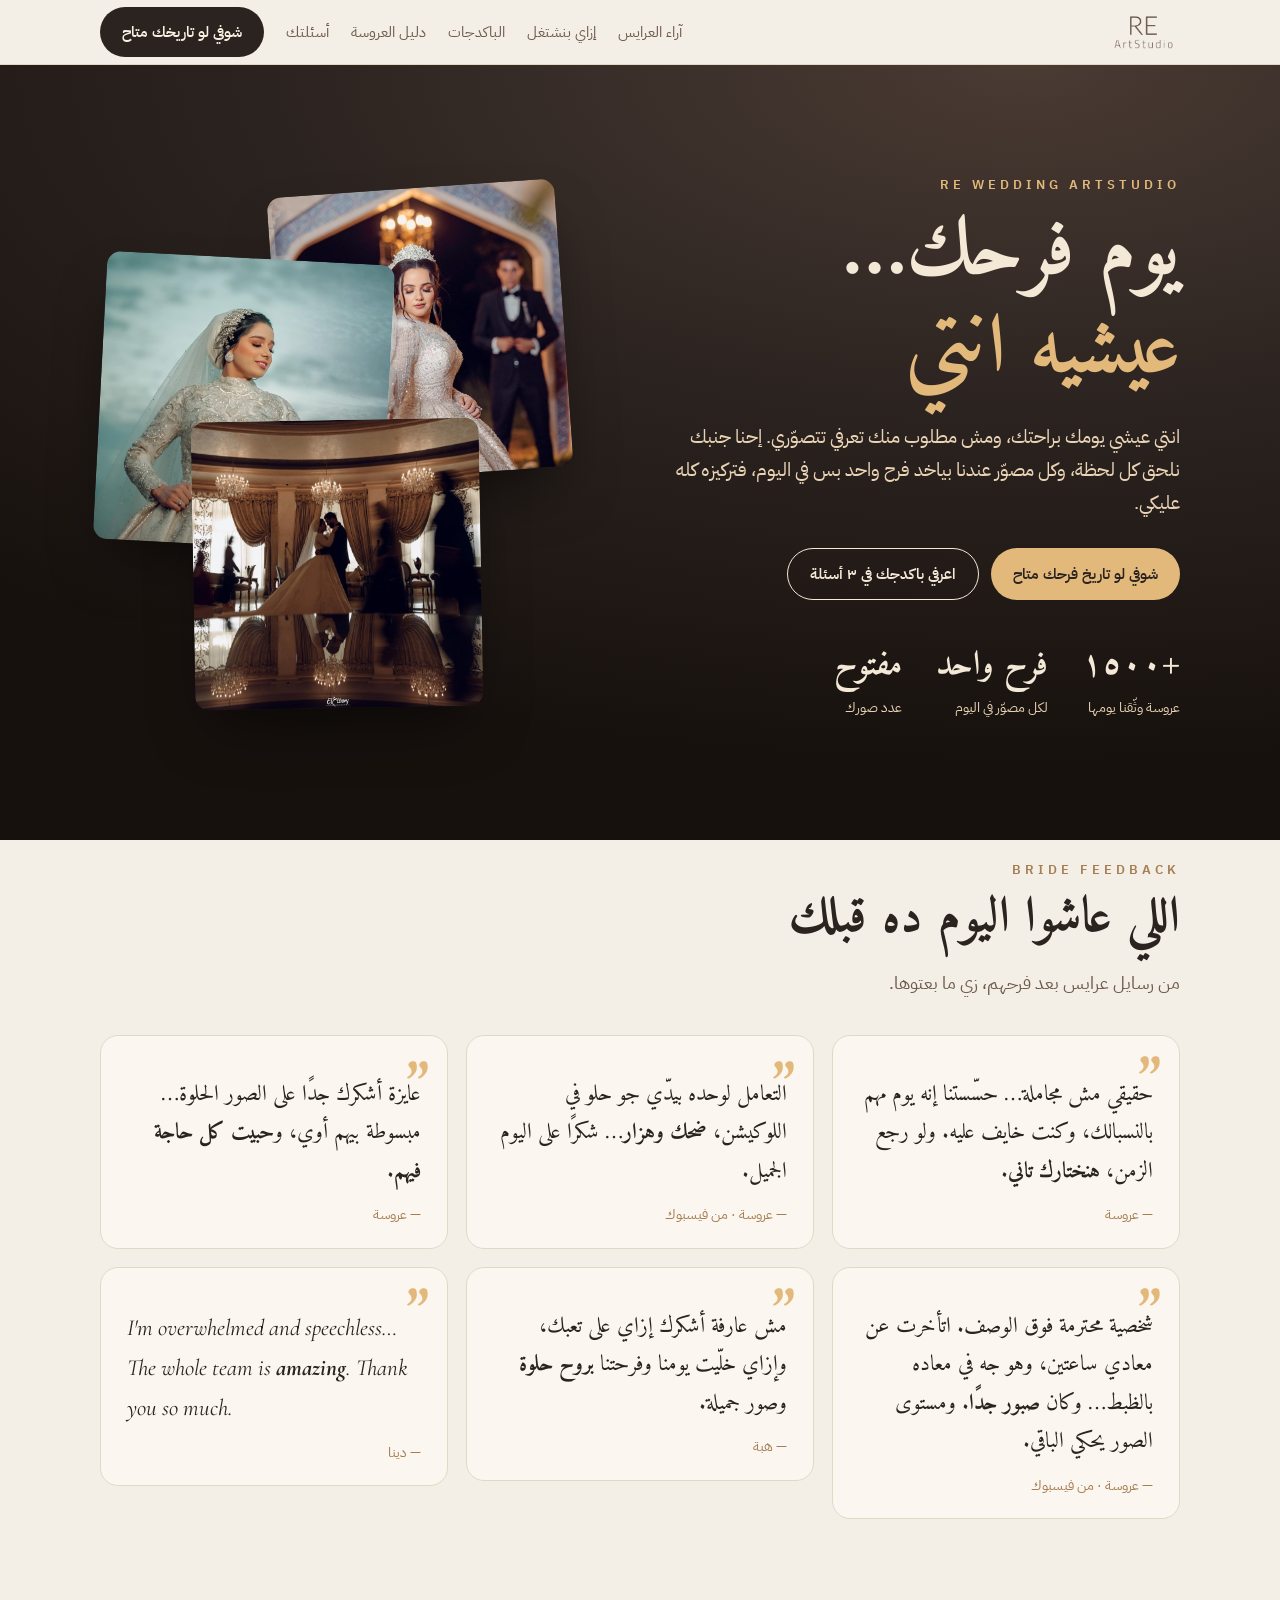
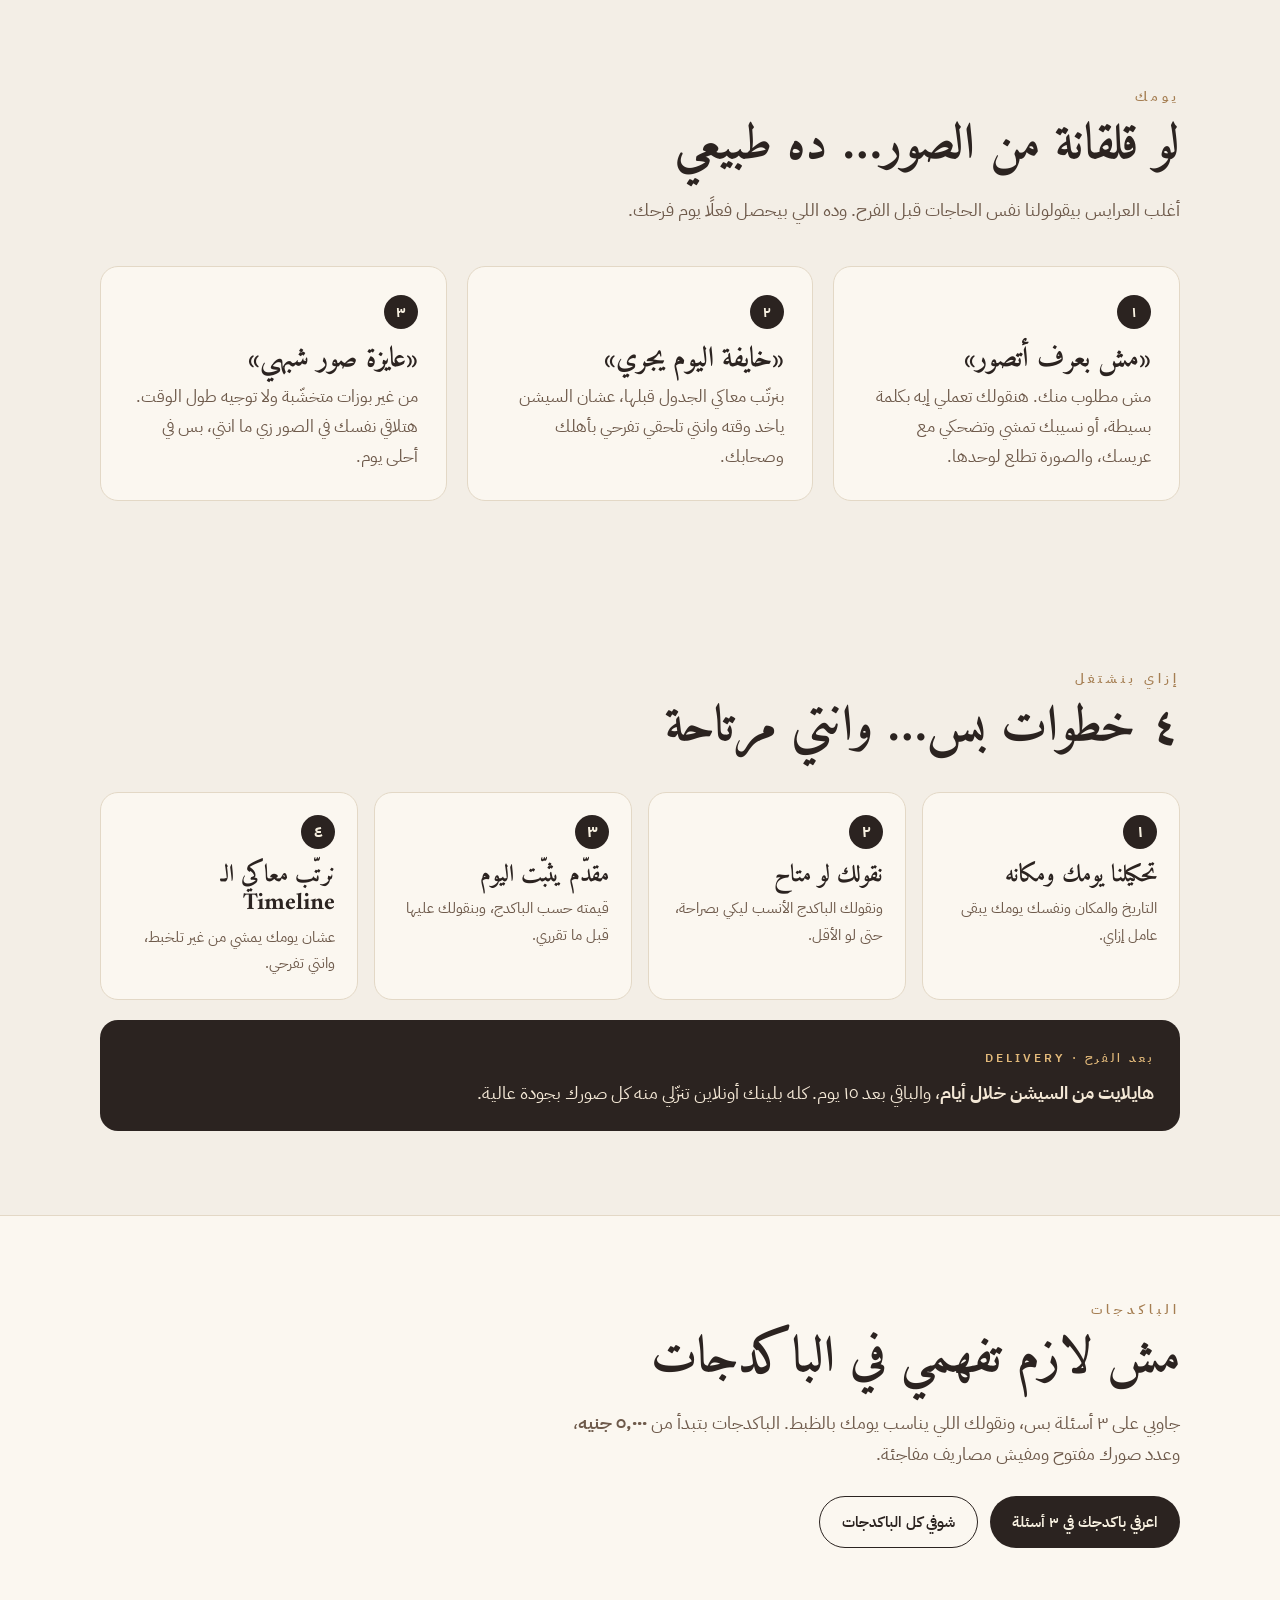
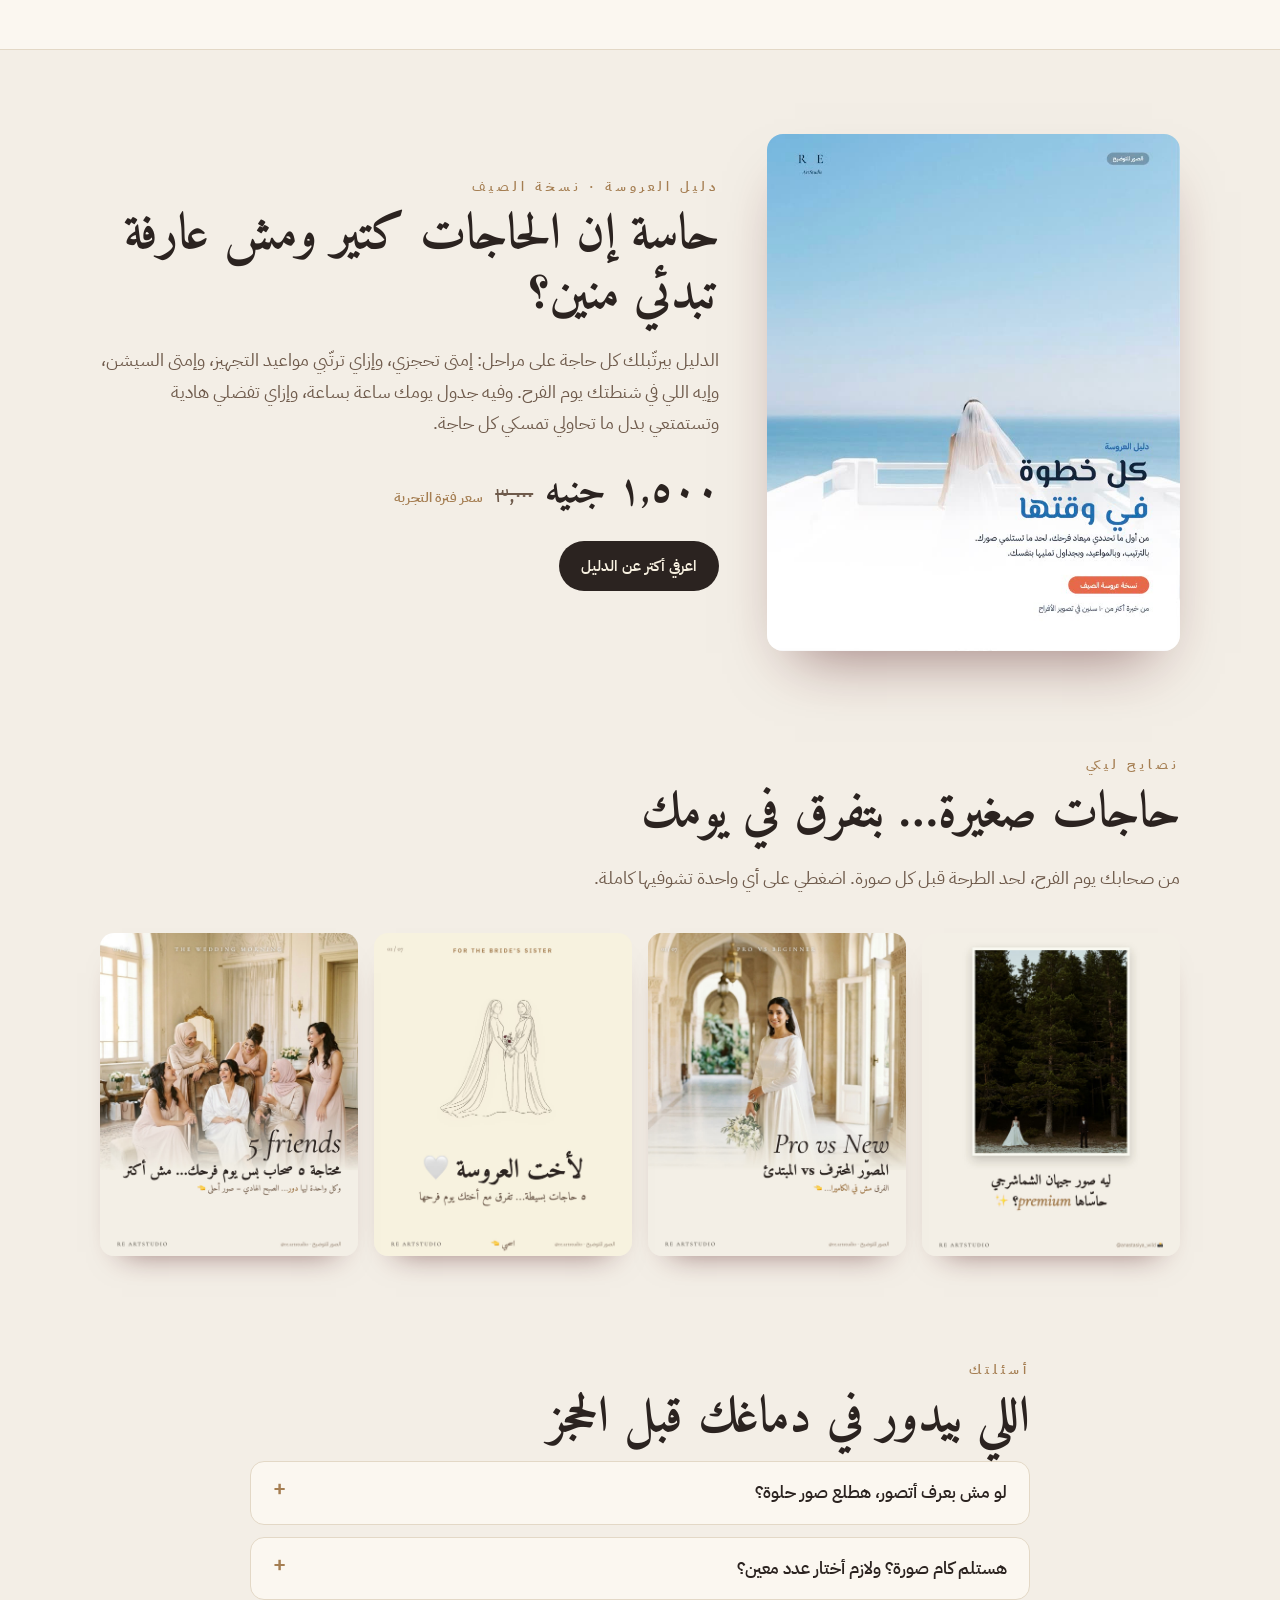
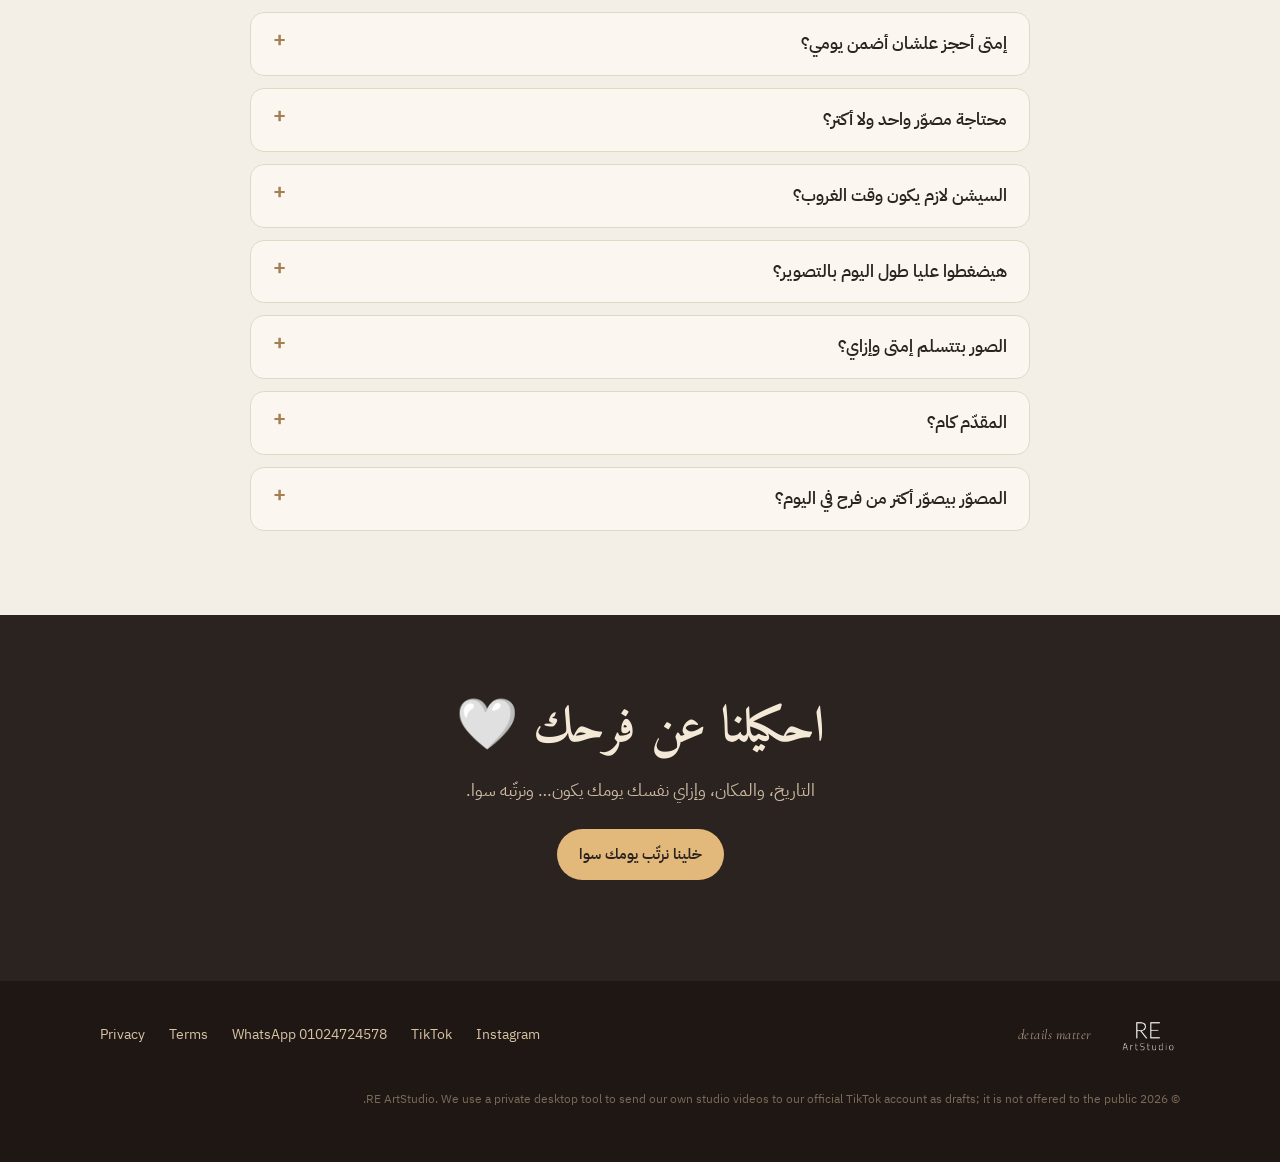
<file: index.html>
<!doctype html>
<html lang="ar" dir="rtl">
<head>
<meta charset="utf-8">
<meta name="viewport" content="width=device-width, initial-scale=1">
<title>RE ArtStudio | يوم فرحك.. عيشيه</title>
<meta name="description" content="عيشي يوم فرحك براحتك، والصور هتيجي لوحدها. الباكدجات، ونصايح، ودليل العروسة.">
<meta property="og:title" content="RE ArtStudio | details matter">
<meta property="og:description" content="عيشي يوم فرحك براحتك، والصور هتيجي لوحدها.">
<meta property="og:image" content="https://reartstudio.github.io/assets/og_card.jpg">
<link rel="icon" href="assets/logo_brown.png">
<link rel="preconnect" href="https://fonts.googleapis.com"><link rel="preconnect" href="https://fonts.gstatic.com" crossorigin>
<link href="https://fonts.googleapis.com/css2?family=Amiri:wght@400;700&family=Cormorant+Garamond:ital,wght@1,500&family=IBM+Plex+Sans+Arabic:wght@400;500;600;700&display=swap" rel="stylesheet">
<link rel="stylesheet" href="style.css?v=12">
</head>
<body>

<nav><div class="wrap">
  <a class="logo" href="index.html" aria-label="RE ArtStudio"><img src="assets/logo_brown.png" alt="RE ArtStudio"></a>
  <div class="links" id="menu"><a href="#voices">آراء العرايس</a><a href="#how">إزاي بنشتغل</a><a href="packages.html">الباكدجات</a><a href="book.html">دليل العروسة</a><a href="#faq">أسئلتك</a></div>
  <a class="btn" href="https://wa.me/201024724578?text=%D8%A3%D9%87%D9%84%D9%8B%D8%A7%20%F0%9F%A4%8D%20%D8%B9%D8%A7%D9%8A%D8%B2%D8%A9%20%D8%A3%D8%B9%D8%B1%D9%81%20%D9%84%D9%88%20%D8%AA%D8%A7%D8%B1%D9%8A%D8%AE%20%D9%81%D8%B1%D8%AD%D9%8A%20%D9%85%D8%AA%D8%A7%D8%AD.%20%D8%A7%D9%84%D8%AA%D8%A7%D8%B1%D9%8A%D8%AE%3A%20...%20%D9%88%D8%A7%D9%84%D9%85%D9%83%D8%A7%D9%86%3A%20...">شوفي لو تاريخك متاح</a>
  <button class="menubtn" aria-label="القايمة" onclick="document.getElementById('menu').classList.toggle('open')">☰</button>
</div></nav>

<header class="hero"><div class="wrap">
  <div>
    <span class="kicker" style="color:#E2B97A">RE WEDDING ARTSTUDIO</span>
    <h1>يوم فرحك…<br><b>عيشيه انتي</b></h1>
    <p>انتي عيشي يومك براحتك، ومش مطلوب منك تعرفي تتصوّري. إحنا جنبك نلحق كل لحظة، وكل مصوّر عندنا بياخد فرح واحد بس في اليوم، فتركيزه كله عليكي.</p>
    <div class="cta">
      <a class="btn gold" href="https://wa.me/201024724578?text=%D8%A3%D9%87%D9%84%D9%8B%D8%A7%20%F0%9F%A4%8D%20%D8%B9%D8%A7%D9%8A%D8%B2%D8%A9%20%D8%A3%D8%B9%D8%B1%D9%81%20%D9%84%D9%88%20%D8%AA%D8%A7%D8%B1%D9%8A%D8%AE%20%D9%81%D8%B1%D8%AD%D9%8A%20%D9%85%D8%AA%D8%A7%D8%AD.%20%D8%A7%D9%84%D8%AA%D8%A7%D8%B1%D9%8A%D8%AE%3A%20...%20%D9%88%D8%A7%D9%84%D9%85%D9%83%D8%A7%D9%86%3A%20...">شوفي لو تاريخ فرحك متاح</a>
      <a class="btn ghost" href="packages.html#quiz">اعرفي باكدجك في ٣ أسئلة</a>
    </div>
    <div class="stats"><div><b>+١٥٠٠</b>عروسة وثّقنا يومها</div><div><b>فرح واحد</b>لكل مصوّر في اليوم</div><div><b>مفتوح</b>عدد صورك</div></div>
  </div>
  <div class="stack" aria-hidden="true">
    <img src="assets/hero_a.jpg" alt="">
    <img src="assets/hero_b.jpg" alt="">
    <img src="assets/hero_c.jpg" alt="">
  </div>
</div></header>

<section id="voices" style="padding-top:20px"><div class="wrap">
  <span class="kicker">BRIDE FEEDBACK</span>
  <h2>اللي عاشوا اليوم ده قبلك</h2>
  <p class="lead">من رسايل عرايس بعد فرحهم، زي ما بعتوها.</p>
  <div class="voices">
    <figure><blockquote>حقيقي مش مجاملة… حسّستنا إنه يوم مهم بالنسبالك، وكنت خايف عليه. ولو رجع الزمن، <b>هنختارك تاني</b>.</blockquote><figcaption>عروسة</figcaption></figure>
    <figure><blockquote>شخصية محترمة فوق الوصف. اتأخرت عن معادي ساعتين، وهو جه في معاده بالظبط… وكان <b>صبور جدًا</b>. ومستوى الصور يحكي الباقي.</blockquote><figcaption>عروسة · من فيسبوك</figcaption></figure>
    <figure><blockquote>التعامل لوحده بيدّي جو حلو في اللوكيشن، <b>ضحك وهزار</b>… شكرًا على اليوم الجميل.</blockquote><figcaption>عروسة · من فيسبوك</figcaption></figure>
    <figure><blockquote>مش عارفة أشكرك إزاي على تعبك، وإزاي خلّيت يومنا وفرحتنا <b>بروح حلوة</b> وصور جميلة.</blockquote><figcaption>هبة</figcaption></figure>
    <figure><blockquote>عايزة أشكرك جدًا على الصور الحلوة… مبسوطة بيهم أوي، و<b>حبيت كل حاجة فيهم</b>.</blockquote><figcaption>عروسة</figcaption></figure>
    <figure class="en"><blockquote>I'm overwhelmed and speechless… The whole team is <b>amazing</b>. Thank you so much.</blockquote><figcaption>دينا</figcaption></figure>
  </div>
</div></section>
<section id="day"><div class="wrap">
  <span class="kicker">يومك</span>
  <h2>لو قلقانة من الصور… ده طبيعي</h2>
  <p class="lead">أغلب العرايس بيقولولنا نفس الحاجات قبل الفرح. وده اللي بيحصل فعلًا يوم فرحك.</p>
  <div class="cards">
    <div class="card"><div class="n">١</div><h3>«مش بعرف أتصور»</h3><p>مش مطلوب منك. هنقولك تعملي إيه بكلمة بسيطة، أو نسيبك تمشي وتضحكي مع عريسك، والصورة تطلع لوحدها.</p></div>
    <div class="card"><div class="n">٢</div><h3>«خايفة اليوم يجري»</h3><p>بنرتّب معاكي الجدول قبلها، عشان السيشن ياخد وقته وانتي تلحقي تفرحي بأهلك وصحابك.</p></div>
    <div class="card"><div class="n">٣</div><h3>«عايزة صور شبهي»</h3><p>من غير بوزات متخشّبة ولا توجيه طول الوقت. هتلاقي نفسك في الصور زي ما انتي، بس في أحلى يوم.</p></div>
  </div>
</div></section>
<section id="how"><div class="wrap">
  <span class="kicker">إزاي بنشتغل</span>
  <h2>٤ خطوات بس… وانتي مرتاحة</h2>
  <div class="steps">
    <div><b>١</b><h3>تحكيلنا يومك ومكانه</h3><p>التاريخ والمكان ونفسك يومك يبقى عامل إزاي.</p></div>
    <div><b>٢</b><h3>نقولك لو متاح</h3><p>ونقولك الباكدج الأنسب ليكي بصراحة، حتى لو الأقل.</p></div>
    <div><b>٣</b><h3>مقدّم يثبّت اليوم</h3><p>قيمته حسب الباكدج، وبنقولك عليها قبل ما تقرري.</p></div>
    <div><b>٤</b><h3>نرتّب معاكي الـ Timeline</h3><p>عشان يومك يمشي من غير تلخبط، وانتي تفرحي.</p></div>
  </div>
  <div class="deliv"><span class="tag">بعد الفرح · DELIVERY</span>
    <p><b>هايلايت من السيشن خلال أيام</b>، والباقي بعد ١٥ يوم. كله بلينك أونلاين تنزّلي منه كل صورك بجودة عالية.</p></div>
</div></section>

<section id="packages" class="packages"><div class="wrap">
  <span class="kicker">الباكدجات</span>
  <h2>مش لازم تفهمي في الباكدجات</h2>
  <p class="lead">جاوبي على ٣ أسئلة بس، ونقولك اللي يناسب يومك بالظبط. الباكدجات بتبدأ من <b>٥,٠٠٠ جنيه</b>، وعدد صورك مفتوح ومفيش مصاريف مفاجئة.</p>
  <p style="margin-top:26px;display:flex;gap:12px;flex-wrap:wrap"><a class="btn" href="packages.html#quiz">اعرفي باكدجك في ٣ أسئلة</a><a class="btn ghost" href="packages.html">شوفي كل الباكدجات</a></p>
</div></section>
<section><div class="wrap bookband">
  <a href="book.html"><img src="assets/b_cover.jpg" alt="دليل العروسة: كل خطوة في وقتها" loading="lazy"></a>
  <div>
    <span class="kicker">دليل العروسة · نسخة الصيف</span>
    <h2>حاسة إن الحاجات كتير ومش عارفة تبدئي منين؟</h2>
    <p class="lead">الدليل بيرتّبلك كل حاجة على مراحل: إمتى تحجزي، وإزاي ترتّبي مواعيد التجهيز، وإمتى السيشن، وإيه اللي في شنطتك يوم الفرح. وفيه جدول يومك ساعة بساعة، وإزاي تفضلي هادية وتستمتعي بدل ما تحاولي تمسكي كل حاجة.</p>
    <p class="bprice"><b>١,٥٠٠ جنيه</b> <s>٣,٠٠٠</s> <span>سعر فترة التجربة</span></p><p style="margin-top:14px"><a class="btn" href="book.html">اعرفي أكتر عن الدليل</a></p>
  </div>
</div></section>
<section id="work" style="padding-top:20px"><div class="wrap">
  <span class="kicker">نصايح ليكي</span>
  <h2>حاجات صغيرة… بتفرق في يومك</h2>
  <p class="lead">من صحابك يوم الفرح، لحد الطرحة قبل كل صورة. اضغطي على أي واحدة تشوفيها كاملة.</p>
  <div class="work">
    <a href="https://www.instagram.com/p/DfufTEolTdJ/" target="_blank" rel="noopener"><img src="assets/w_gihan_p.jpg" alt="ليه صور جيهان الشماشرجي حاسّاها premium" loading="lazy"></a>
    <a href="https://www.instagram.com/re.artstudio/" target="_blank" rel="noopener"><img src="assets/w_pro.jpg" alt="المصور المحترف والمبتدئ" loading="lazy"></a>
    <a href="https://www.instagram.com/re.artstudio/" target="_blank" rel="noopener"><img src="assets/w_sister.jpg" alt="لأخت العروسة" loading="lazy"></a>
    <a href="https://www.instagram.com/re.artstudio/" target="_blank" rel="noopener"><img src="assets/w_friends.jpg" alt="محتاجة ٥ صحاب بس" loading="lazy"></a>
  </div>
</div></section>
<section id="faq" style="padding-top:20px"><div class="wrap" style="max-width:820px">
  <span class="kicker">أسئلتك</span>
  <h2>اللي بيدور في دماغك قبل الحجز</h2>
  <details><summary>لو مش بعرف أتصور، هطلع صور حلوة؟</summary><p>أيوه. مش مطلوب منك تعرفي. هنقولك بكلمة بسيطة تقفي فين أو تبصّي فين، وأغلب الوقت هنسيبك تتحركي على طبيعتك.</p></details>
  <details><summary>هستلم كام صورة؟ ولازم أختار عدد معين؟</summary><p>لأ، عدد الصور مفتوح في كل الباكدجات، ومن غير مصاريف زيادة.</p></details>
  <details><summary>إمتى أحجز علشان أضمن يومي؟</summary><p>أول ما تحددي التاريخ. ابعتيلنا التاريخ والمكان، ونقولك لو اليوم متاح، وتأكّديه بمقدّم حسب الباكدج.</p></details>
  <details><summary>محتاجة مصوّر واحد ولا أكتر؟</summary><p>على حسب فرحك: عدد الضيوف، وعدد الأماكن، ولو في حاجات بتحصل في نفس الوقت. احكيلنا ونقولك اللي يناسبك بصراحة، حتى لو الأقل.</p></details>
  <details><summary>السيشن لازم يكون وقت الغروب؟</summary><p>لأ. في أماكن نورها أحلى بالنهار. بنختار الميعاد معاكي حسب المكان وجدول يومك.</p></details>
  <details><summary>هيضغطوا عليا طول اليوم بالتصوير؟</summary><p>لأ. بنعرف إمتى نصوّر وإمتى نبعد ونسيبك تفرحي.</p></details>
  <details><summary>الصور بتتسلم إمتى وإزاي؟</summary><p>هايلايت من السيشن بيوصلك خلال أيام، والباقي بعد ١٥ يوم. كله بلينك أونلاين تنزّلي منه كل صورك بجودة عالية.</p></details>
  <details><summary>المقدّم كام؟</summary><p>حسب الباكدجات، وبنقولك قيمته قبل ما تقرري. هو اللي بيثبّت يومك.</p></details>
  <details><summary>المصوّر بيصوّر أكتر من فرح في اليوم؟</summary><p>لأ. كل مصوّر عندنا بياخد فرح واحد بس في اليوم، فتركيزه كله على يومك.</p></details>
</div></section>
<section class="closing"><div class="wrap">
  <h2>احكيلنا عن فرحك 🤍</h2>
  <p>التاريخ، والمكان، وإزاي نفسك يومك يكون… ونرتّبه سوا.</p>
  <p style="margin-top:24px"><a class="btn gold" href="https://wa.me/201024724578?text=%D8%A3%D9%87%D9%84%D9%8B%D8%A7%20%F0%9F%A4%8D%20%D8%B9%D8%A7%D9%88%D8%B2%D8%A9%20%D8%A3%D8%AD%D9%83%D9%8A%D9%84%D9%83%D9%85%20%D8%B9%D9%86%20%D9%81%D8%B1%D8%AD%D9%8A">خلينا نرتّب يومك سوا</a></p>
</div></section>
<footer><div class="wrap">
  <img src="assets/logo_white.png" alt="RE ArtStudio">
  <span class="latin">details matter</span>
  <span class="grow"></span>
  <a href="https://www.instagram.com/re.artstudio/" target="_blank" rel="noopener">Instagram</a>
  <a href="https://www.tiktok.com/@re.artstudio" target="_blank" rel="noopener">TikTok</a>
  <a href="https://wa.me/201024724578">WhatsApp 01024724578</a>
  <a href="terms.html">Terms</a><a href="privacy.html">Privacy</a>
  <p class="tiny">© 2026 RE ArtStudio. We use a private desktop tool to send our own studio videos to our official TikTok account as drafts; it is not offered to the public.</p>
</div></footer>
<a class="wafab" href="https://wa.me/201024724578?text=%D8%A3%D9%87%D9%84%D9%8B%D8%A7%20%F0%9F%A4%8D%20%D8%B9%D8%A7%D9%8A%D8%B2%D8%A9%20%D8%A3%D8%B9%D8%B1%D9%81%20%D9%84%D9%88%20%D8%AA%D8%A7%D8%B1%D9%8A%D8%AE%20%D9%81%D8%B1%D8%AD%D9%8A%20%D9%85%D8%AA%D8%A7%D8%AD.%20%D8%A7%D9%84%D8%AA%D8%A7%D8%B1%D9%8A%D8%AE%3A%20...%20%D9%88%D8%A7%D9%84%D9%85%D9%83%D8%A7%D9%86%3A%20...">واتساب 💬</a>
</body>
</html>
</file>
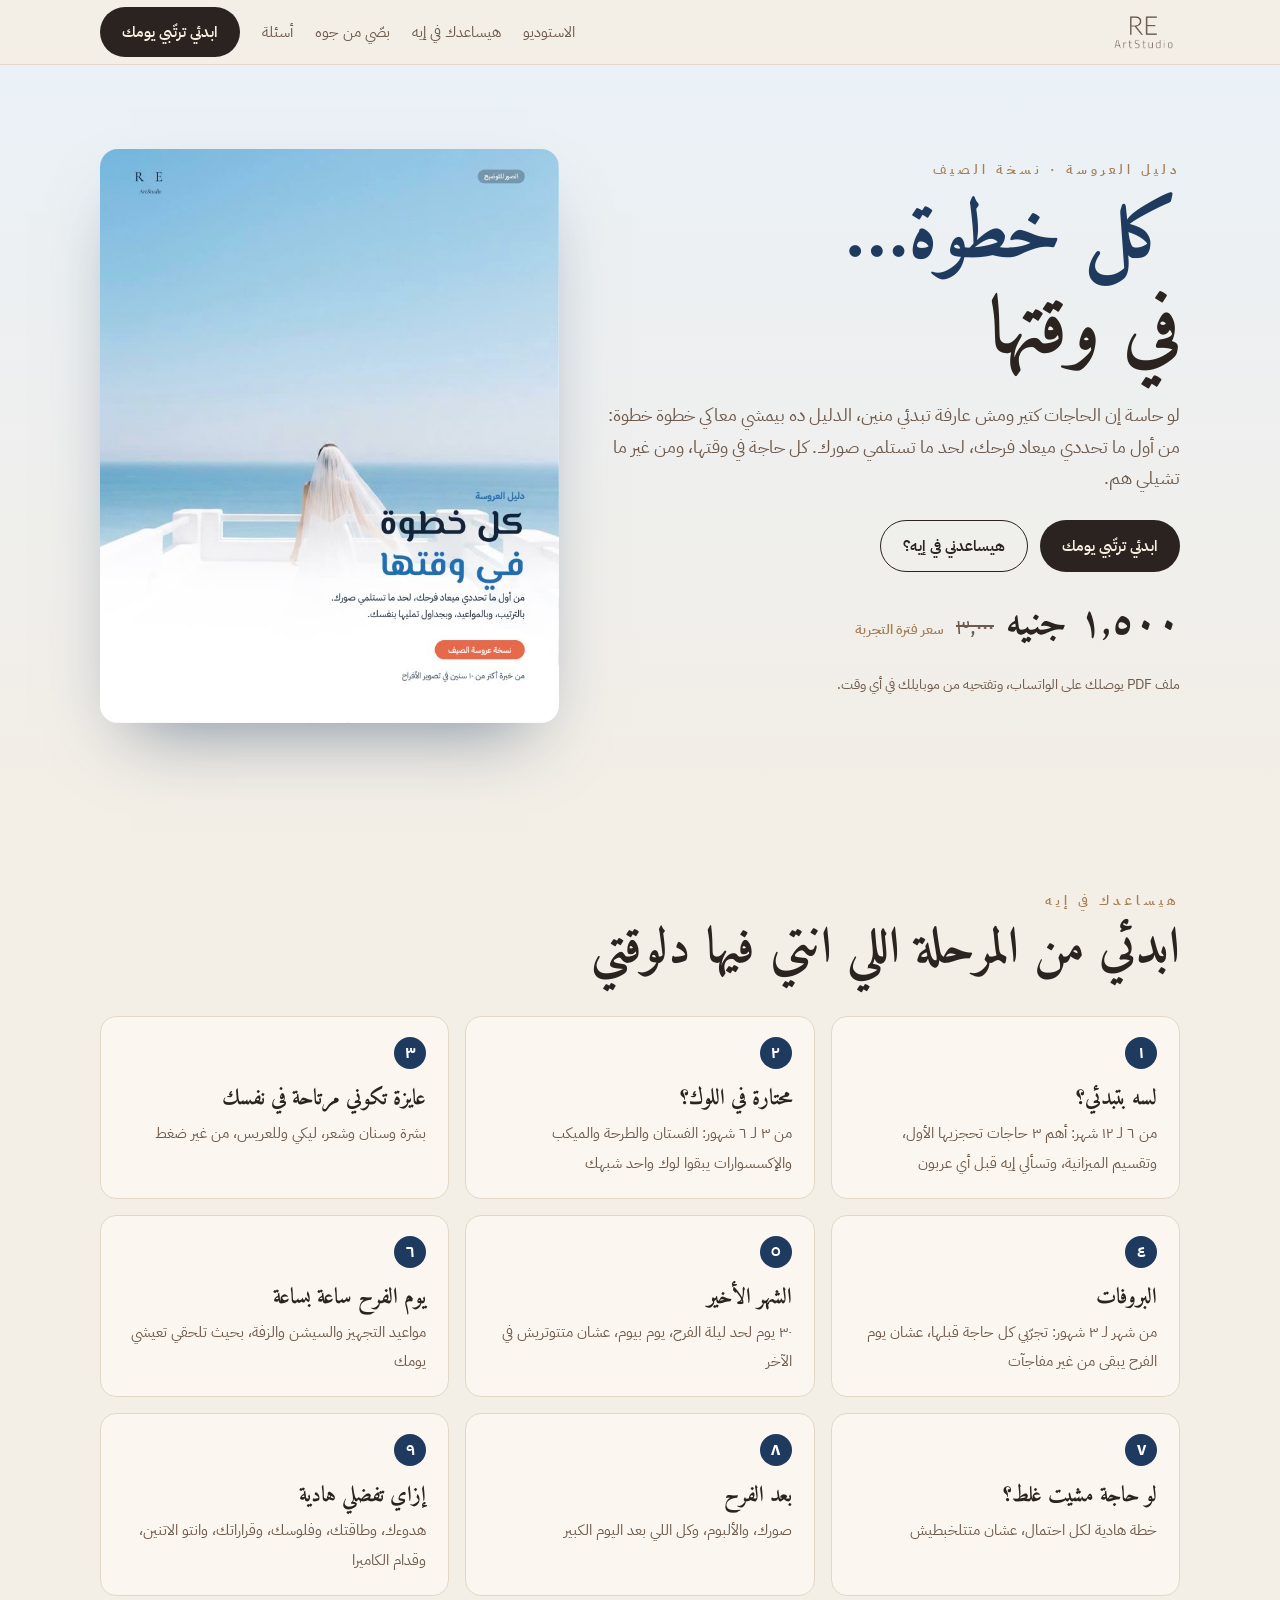
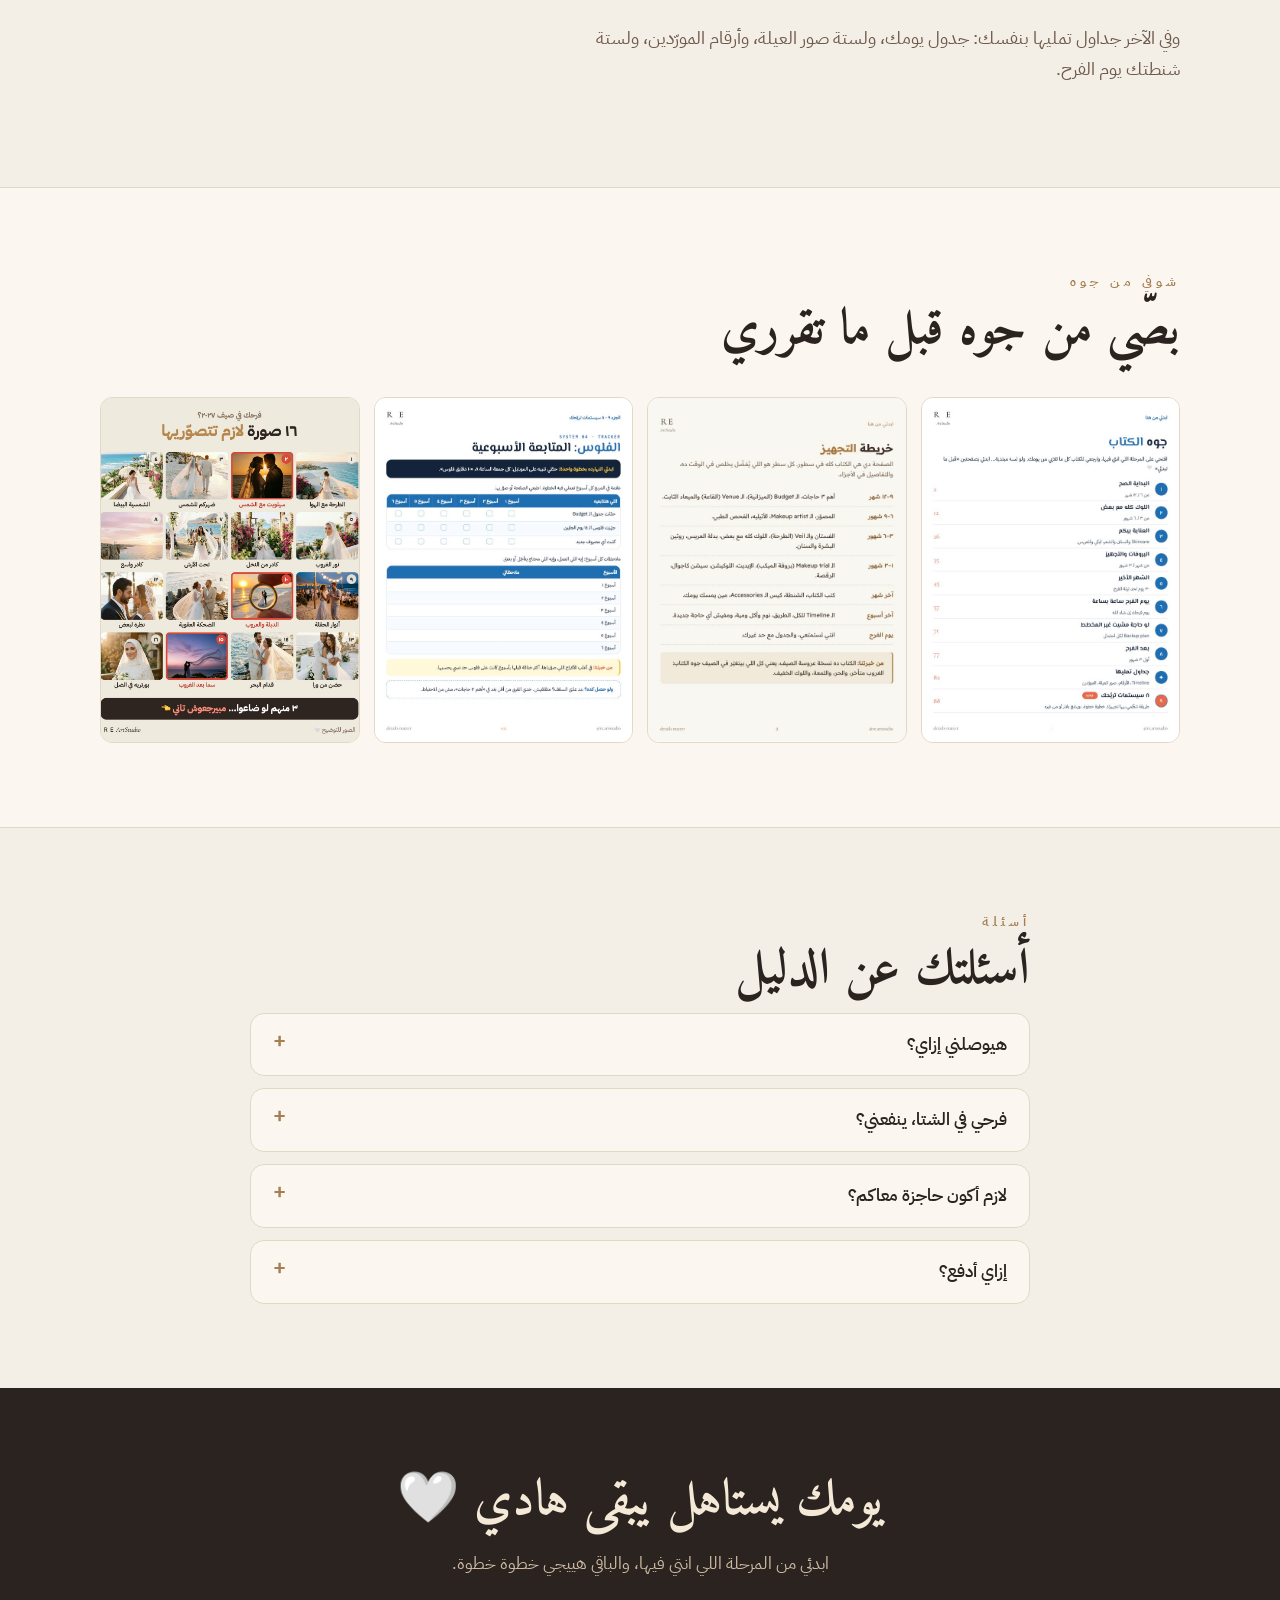
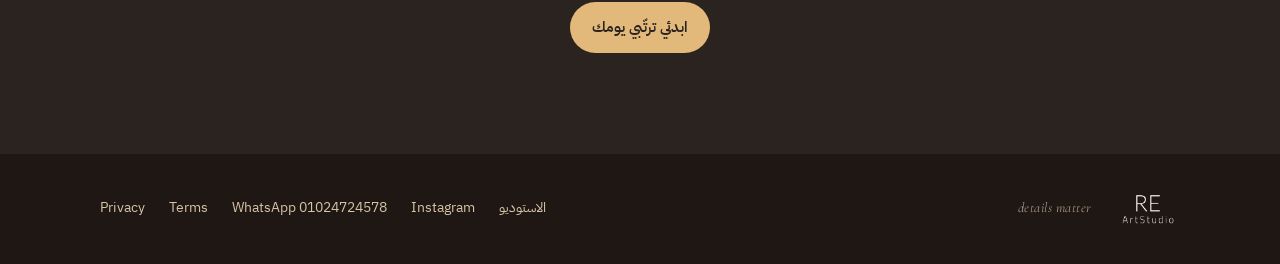
<file: book.html>
<!doctype html>
<html lang="ar" dir="rtl">
<head>
<meta charset="utf-8">
<meta name="viewport" content="width=device-width, initial-scale=1">
<title>دليل العروسة | RE ArtStudio</title>
<meta name="description" content="دليل العروسة: نظام كامل خطوة بخطوة من أول ما تحددي ميعاد فرحك لحد ما تستلمي صورك.">
<meta property="og:title" content="دليل العروسة: كل خطوة في وقتها">
<meta property="og:image" content="https://reartstudio.github.io/assets/b_cover.jpg">
<link rel="icon" href="assets/logo_brown.png">
<link rel="preconnect" href="https://fonts.googleapis.com"><link rel="preconnect" href="https://fonts.gstatic.com" crossorigin>
<link href="https://fonts.googleapis.com/css2?family=Amiri:wght@400;700&family=Cormorant+Garamond:ital,wght@1,500&family=IBM+Plex+Sans+Arabic:wght@400;500;600;700&display=swap" rel="stylesheet">
<link rel="stylesheet" href="style.css?v=12">
</head>
<body>

<nav><div class="wrap">
  <a class="logo" href="index.html" aria-label="RE ArtStudio"><img src="assets/logo_brown.png" alt="RE ArtStudio"></a>
  <div class="links" id="menu"><a href="index.html">الاستوديو</a><a href="#inside">هيساعدك في إيه</a><a href="#peek">بصّي من جوه</a><a href="#faq">أسئلة</a></div>
  <a class="btn" href="https://wa.me/201024724578?text=%D8%A3%D9%87%D9%84%D9%8B%D8%A7%20%F0%9F%A4%8D%20%D8%B9%D8%A7%D9%88%D8%B2%D8%A9%20%D8%A3%D8%B7%D9%84%D8%A8%20%D8%AF%D9%84%D9%8A%D9%84%20%D8%A7%D9%84%D8%B9%D8%B1%D9%88%D8%B3%D8%A9">ابدئي ترتّبي يومك</a>
  <button class="menubtn" aria-label="القايمة" onclick="document.getElementById(\'menu\').classList.toggle(\'open\')">☰</button>
</div></nav>

<header class="bhero"><section><div class="wrap">
  <div>
    <span class="kicker">دليل العروسة · نسخة الصيف</span>
    <h1>كل خطوة…<br><b>في وقتها</b></h1>
    <p class="lead">لو حاسة إن الحاجات كتير ومش عارفة تبدئي منين، الدليل ده بيمشي معاكي خطوة خطوة: من أول ما تحددي ميعاد فرحك، لحد ما تستلمي صورك. كل حاجة في وقتها، ومن غير ما تشيلي هم.</p>
    <p style="margin-top:26px;display:flex;gap:12px;flex-wrap:wrap">
      <a class="btn" href="https://wa.me/201024724578?text=%D8%A3%D9%87%D9%84%D9%8B%D8%A7%20%F0%9F%A4%8D%20%D8%B9%D8%A7%D9%88%D8%B2%D8%A9%20%D8%A3%D8%B7%D9%84%D8%A8%20%D8%AF%D9%84%D9%8A%D9%84%20%D8%A7%D9%84%D8%B9%D8%B1%D9%88%D8%B3%D8%A9">ابدئي ترتّبي يومك</a>
      <a class="btn ghost" href="#inside">هيساعدني في إيه؟</a>
    </p>
    <p class="bprice"><b>١,٥٠٠ جنيه</b> <s>٣,٠٠٠</s> <span>سعر فترة التجربة</span></p>
    <p style="color:var(--muted);font-size:14px;margin-top:14px">ملف PDF يوصلك على الواتساب، وتفتحيه من موبايلك في أي وقت.</p>
  </div>
  <img src="assets/b_cover.jpg" alt="غلاف دليل العروسة">
</div></section></header>

<section id="inside"><div class="wrap">
  <span class="kicker">هيساعدك في إيه</span>
  <h2>ابدئي من المرحلة اللي انتي فيها دلوقتي</h2>
  <div class="parts">
    <div><b>لسه بتبدئي؟</b><span>من ٦ لـ ١٢ شهر: أهم ٣ حاجات تحجزيها الأول، وتقسيم الميزانية، وتسألي إيه قبل أي عربون</span></div>
    <div><b>محتارة في اللوك؟</b><span>من ٣ لـ ٦ شهور: الفستان والطرحة والميكب والإكسسوارات يبقوا لوك واحد شبهك</span></div>
    <div><b>عايزة تكوني مرتاحة في نفسك</b><span>بشرة وسنان وشعر، ليكي وللعريس، من غير ضغط</span></div>
    <div><b>البروفات</b><span>من شهر لـ ٣ شهور: تجرّبي كل حاجة قبلها، عشان يوم الفرح يبقى من غير مفاجآت</span></div>
    <div><b>الشهر الأخير</b><span>٣٠ يوم لحد ليلة الفرح، يوم بيوم، عشان متتوتريش في الآخر</span></div>
    <div><b>يوم الفرح ساعة بساعة</b><span>مواعيد التجهيز والسيشن والزفة، بحيث تلحقي تعيشي يومك</span></div>
    <div><b>لو حاجة مشيت غلط؟</b><span>خطة هادية لكل احتمال، عشان متتلخبطيش</span></div>
    <div><b>بعد الفرح</b><span>صورك، والألبوم، وكل اللي بعد اليوم الكبير</span></div>
    <div><b>إزاي تفضلي هادية</b><span>هدوءك، وطاقتك، وفلوسك، وقراراتك، وانتو الاتنين، وقدام الكاميرا</span></div>
  </div>
  <p class="lead" style="margin-top:26px">وفي الآخر جداول تمليها بنفسك: جدول يومك، ولستة صور العيلة، وأرقام المورّدين، ولستة شنطتك يوم الفرح.</p>
</div></section>

<section id="peek" class="packages"><div class="wrap">
  <span class="kicker">شوفي من جوه</span>
  <h2>بصّي من جوه قبل ما تقرري</h2>
  <div class="peek">
    <img src="assets/b_toc.jpg" alt="فهرس الكتاب" loading="lazy">
    <img src="assets/b_p03.jpg" alt="خريطة التجهيز" loading="lazy">
    <img src="assets/b_tracker.jpg" alt="تراكر" loading="lazy">
    <img src="assets/b_promo1.jpg" alt="١٦ صورة لازم تتصوريها" loading="lazy">
  </div>
</div></section>

<section id="faq"><div class="wrap" style="max-width:820px">
  <span class="kicker">أسئلة</span>
  <h2>أسئلتك عن الدليل</h2>
  <details><summary>هيوصلني إزاي؟</summary><p>ملف PDF بيوصلك على الواتساب بعد الدفع، وتفتحيه على موبايلك أو الكمبيوتر.</p></details>
  <details><summary>فرحي في الشتا، ينفعني؟</summary><p>النسخة دي معمولة لعروسة الصيف. الجدول والخطوات بتنفع في أي وقت، بس المواعيد اللي على الغروب والحر هتختلف في الشتا.</p></details>
  <details><summary>لازم أكون حاجزة معاكم؟</summary><p>لأ خالص. الدليل لأي عروسة، مهما كان المصوّر بتاعها.</p></details>
  <details><summary>إزاي أدفع؟</summary><p>ابعتيلنا على الواتساب ونبعتلك طريقة الدفع.</p></details>
</div></section>

<section class="closing"><div class="wrap">
  <h2>يومك يستاهل يبقى هادي 🤍</h2><p>ابدئي من المرحلة اللي انتي فيها، والباقي هييجي خطوة خطوة.</p>
  <p style="margin-top:24px"><a class="btn gold" href="https://wa.me/201024724578?text=%D8%A3%D9%87%D9%84%D9%8B%D8%A7%20%F0%9F%A4%8D%20%D8%B9%D8%A7%D9%88%D8%B2%D8%A9%20%D8%A3%D8%B7%D9%84%D8%A8%20%D8%AF%D9%84%D9%8A%D9%84%20%D8%A7%D9%84%D8%B9%D8%B1%D9%88%D8%B3%D8%A9">ابدئي ترتّبي يومك</a></p>
</div></section>

<footer><div class="wrap">
  <img src="assets/logo_white.png" alt="RE ArtStudio">
  <span class="latin">details matter</span>
  <span class="grow"></span>
  <a href="index.html">الاستوديو</a>
  <a href="https://www.instagram.com/re.artstudio/" target="_blank" rel="noopener">Instagram</a>
  <a href="https://wa.me/201024724578">WhatsApp 01024724578</a>
  <a href="terms.html">Terms</a><a href="privacy.html">Privacy</a>
</div></footer>
</body>
</html>
</file>
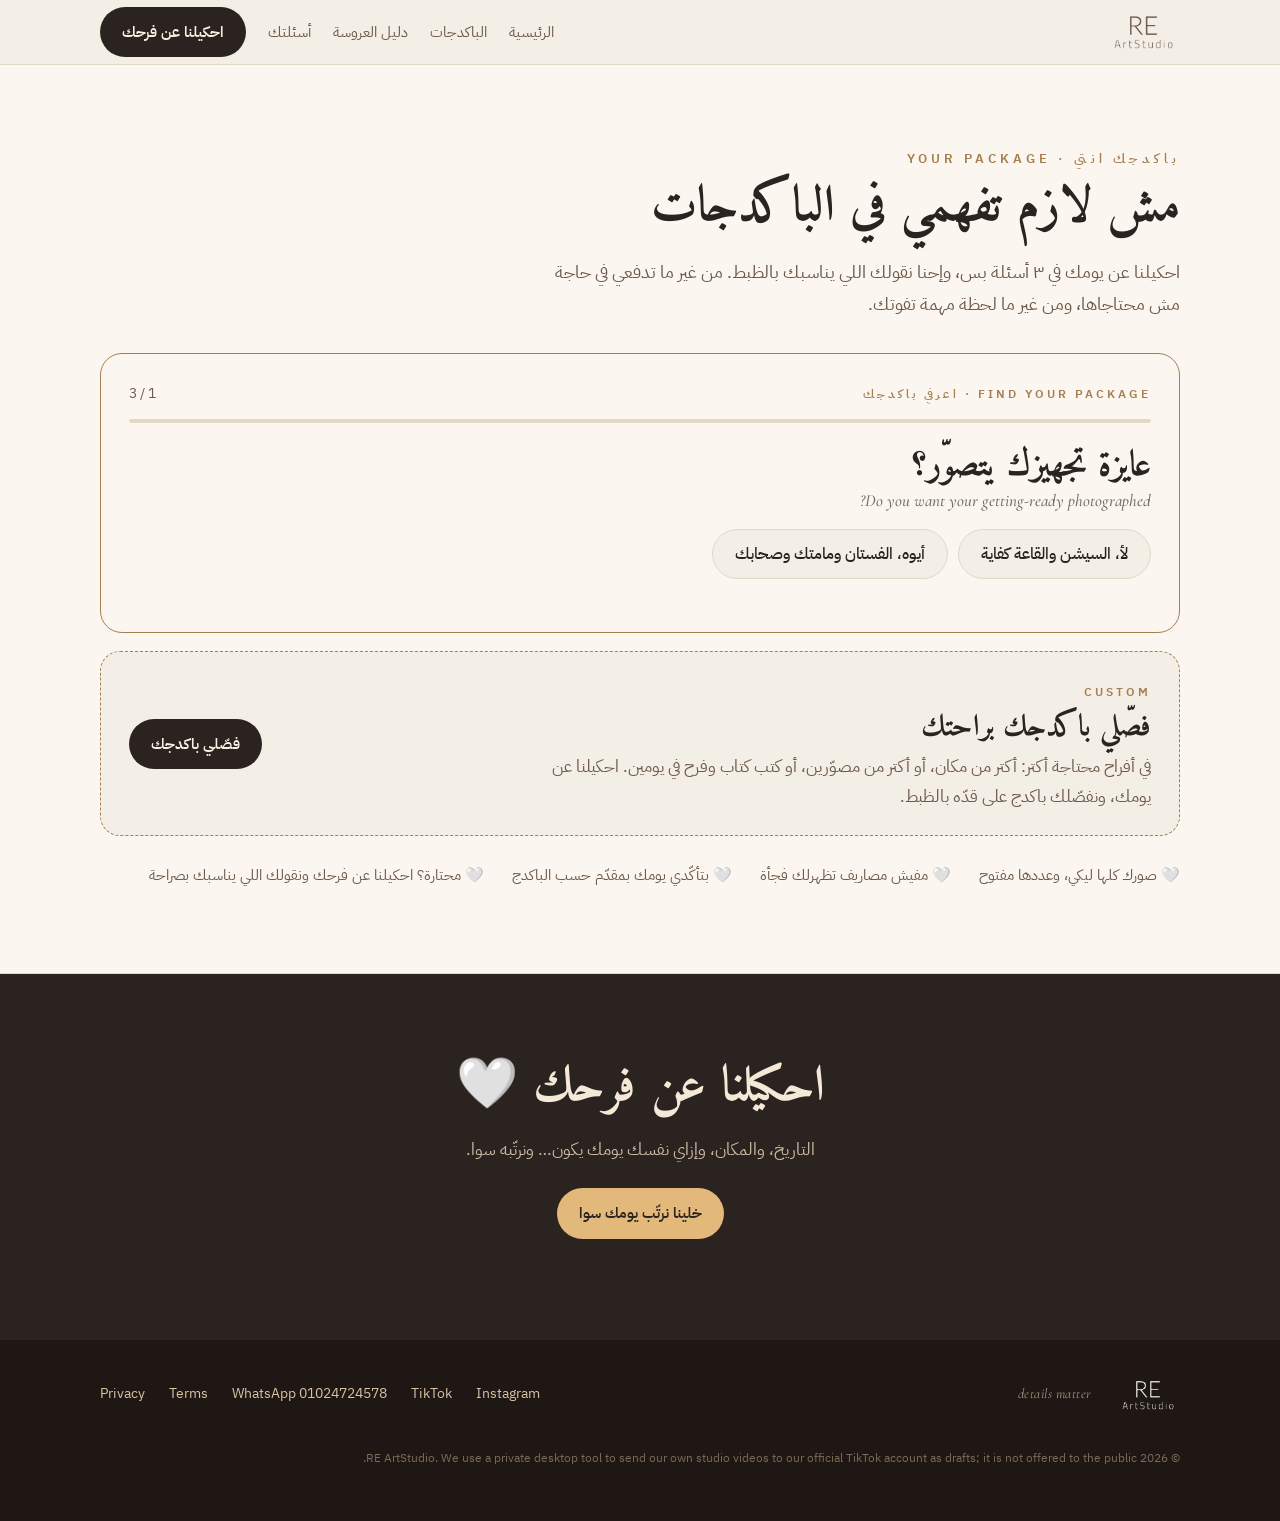
<file: packages.html>
<!doctype html>
<html lang="ar" dir="rtl">
<head>
<meta charset="utf-8">
<meta name="viewport" content="width=device-width, initial-scale=1">
<title>الباكدجات | RE ArtStudio</title>
<meta name="description" content="عيشي يوم فرحك براحتك، والصور هتيجي لوحدها. الباكدجات، ونصايح، ودليل العروسة.">
<meta property="og:title" content="RE ArtStudio | details matter">
<meta property="og:description" content="عيشي يوم فرحك براحتك، والصور هتيجي لوحدها.">
<meta property="og:image" content="https://reartstudio.github.io/assets/w_sister.jpg">
<link rel="icon" href="assets/logo_brown.png">
<link rel="preconnect" href="https://fonts.googleapis.com"><link rel="preconnect" href="https://fonts.gstatic.com" crossorigin>
<link href="https://fonts.googleapis.com/css2?family=Amiri:wght@400;700&family=Cormorant+Garamond:ital,wght@1,500&family=IBM+Plex+Sans+Arabic:wght@400;500;600;700&display=swap" rel="stylesheet">
<link rel="stylesheet" href="style.css?v=12">
</head>
<body>

<nav><div class="wrap">
  <a class="logo" href="index.html" aria-label="RE ArtStudio"><img src="assets/logo_brown.png" alt="RE ArtStudio"></a>
  <div class="links" id="menu"><a href="index.html">الرئيسية</a><a href="packages.html">الباكدجات</a><a href="book.html">دليل العروسة</a><a href="index.html#faq">أسئلتك</a></div>
  <a class="btn" href="https://wa.me/201024724578?text=%D8%A3%D9%87%D9%84%D9%8B%D8%A7%20%F0%9F%A4%8D%20%D8%B9%D8%A7%D9%88%D8%B2%D8%A9%20%D8%A3%D8%AD%D9%83%D9%8A%D9%84%D9%83%D9%85%20%D8%B9%D9%86%20%D9%81%D8%B1%D8%AD%D9%8A">احكيلنا عن فرحك</a>
  <button class="menubtn" aria-label="القايمة" onclick="document.getElementById(\'menu\').classList.toggle(\'open\')">☰</button>
</div></nav>

<section id="packages" class="packages" style="border-top:0"><div class="wrap">
  <span class="kicker">باكدجك انتي · YOUR PACKAGE</span>
  <h2>مش لازم تفهمي في الباكدجات</h2>
  <p class="lead">احكيلنا عن يومك في ٣ أسئلة بس، وإحنا نقولك اللي يناسبك بالظبط. من غير ما تدفعي في حاجة مش محتاجاها، ومن غير ما لحظة مهمة تفوتك.</p>
  <div class="quiz" id="quiz">
    <div class="qtop"><span class="tag">FIND YOUR PACKAGE · اعرفي باكدجك</span><span class="qstep"></span></div>
    <div class="qbar"><i></i></div>
    <div class="q" data-q="prep"><h3>عايزة تجهيزك يتصوّر؟</h3><span class="en">Do you want your getting-ready photographed?</span>
      <div class="opts"><button data-v="no">لأ، السيشن والقاعة كفاية</button><button data-v="yes">أيوه، الفستان ومامتك وصحابك</button></div></div>
    <div class="q" data-q="size" hidden><h3>الفرح حجمه قد إيه؟</h3><span class="en">How big is your wedding?</span>
      <div class="opts"><button data-v="small">هادي أو كتب كتاب</button><button data-v="mid">عادي، قاعة متوسطة</button><button data-v="big">كبير، ناس كتير</button></div></div>
    <div class="q" data-q="groom" hidden><h3>العريس هيتجهز في نفس الوقت، في مكان تاني؟</h3><span class="en">Is the groom getting ready at the same time, somewhere else?</span>
      <div class="opts"><button data-v="no">لأ</button><button data-v="yes">أيوه</button></div></div>
    <div class="qload" hidden><div class="spin"></div><p class="lt">بنشوف يومك…</p><span class="en">Finding your package…</span></div>
    <div class="qres" hidden><span class="tag">ده اللي يناسب يومك · YOUR MATCH</span><h3 class="rh"></h3><p class="rw"></p>
      <div class="rgrid"><div class="rcard"></div>
        <div class="rside"><ul class="rsure"><li>صورك كلها ليكي، وعددها مفتوح</li><li>مفيش مصاريف تظهرلك فجأة</li><li>بتأكّدي يومك بمقدّم حسب الباكدج</li><li>محتارة؟ نقولك اللي يناسبك بصراحة</li></ul>
          <a class="btn gold rwa" href="#">ابعتيلنا إجاباتك على الواتساب</a><span class="rnote">إجاباتك هتوصلنا مكتوبة، فمش هتحتاجي تشرحي من الأول.</span></div></div>
      <div class="ra"><button class="btn ghost rre" type="button">جاوبي تاني</button><button class="btn ghost rall" type="button">شوفي كل الباكدجات</button></div></div>
    <button class="qback" type="button" hidden>→ رجوع</button>
  </div>
<script>
(function(){
 const Q=document.getElementById('quiz'),A={},$=s=>Q.querySelector(s);
 const WHY={'p-h1':'فرحك هادي ومش محتاجة التجهيز يتصوّر، فـ٦ ساعات بمصوّر واحد كفاية للسيشن والقاعة.',
  'p-h2':'القاعة كبيرة، فمصوّرين يغطوها من زاويتين ومفيش لحظة تفوت.',
  'p-9':'عايزة يومك من الصبح، والفرح مش كبير، فـ٩ ساعات بمصوّر واحد معاكي طول اليوم.',
  'p-12a':'فرح كبير ويوم طويل، فمحتاجة ١٢ ساعة من غير ما تبصّي في الساعة.',
  'p-12b':'تجهيزك وتجهيز العريس في نفس الوقت، فمصوّر معاكي ومصوّر معاه، ١٢ ساعة.'};
 const HEAD={'p-h1':'يومك بسيط وحلو… ونص يوم كفاية','p-h2':'قاعتك كبيرة… ومحتاجة عينين مش عين واحدة','p-9':'يومك يبدأ من الصبح… وده لازم يتحفظ','p-12a':'يومك طويل ومليان… ومش لازم تبصّي في الساعة','p-12b':'انتي والعريس في مكانين… ومحدش فيكم هيفوته حاجة'};
 const flow=()=>A.prep==='no'?['prep','size']:['prep','size','groom'];
 const pick=()=>A.prep==='no'?(A.size==='big'?'p-h2':'p-h1'):(A.groom==='yes'?'p-12b':(A.size==='big'?'p-12a':'p-9'));
 let i=0;
 function render(){
  const f=flow(),n=A.prep?f.length:3;
  Q.querySelectorAll('.q').forEach(q=>q.hidden=q.dataset.q!==f[i]);
  $('.qstep').textContent=`${i+1} / ${n}`;$('.qbar i').style.width=(i/n*100)+'%';
  $('.qback').hidden=i===0;
 }
 function finish(){
  Q.querySelectorAll('.q').forEach(q=>q.hidden=true);$('.qback').hidden=true;$('.qstep').textContent='';
  $('.qbar i').style.width='100%';$('.lt').textContent='بنشوف يومك…';$('.qload').hidden=false;
  setTimeout(()=>{$('.qload').hidden=true;const id=pick();
   $('.rh').textContent=HEAD[id];$('.rw').textContent=WHY[id];
   const L={prep:{yes:'عايزة التجهيز يتصوّر',no:'مش محتاجة التجهيز يتصوّر'},size:{small:'فرح هادي أو كتب كتاب',mid:'فرح متوسط',big:'فرح كبير'},groom:{yes:'العريس بيتجهز في نفس الوقت',no:'العريس مش بيتجهز في نفس الوقت'}};
   const msg='أهلًا 🤍 جاوبت على أسئلة الموقع:\n'+flow().map(k=>'• '+L[k][A[k]]).join('\n')+'\nوطلعتلي: '+document.getElementById(id).querySelector('.en').textContent+'\nعاوزة أعرف التفاصيل وأشوف تاريخ فرحي متاح ولا لأ.';
   $('.rwa').href='https://wa.me/201024724578?text='+encodeURIComponent(msg);
   const c=document.getElementById(id).cloneNode(true);c.removeAttribute('id');c.classList.add('hot');
   c.querySelectorAll('.btn').forEach(x=>x.className='btn gold');
   $('.rcard').innerHTML='';$('.rcard').appendChild(c);$('.qres').hidden=false;
   Q.scrollIntoView({behavior:'smooth',block:'start'});},2200);
  setTimeout(()=>{const t=$('.lt');if(t)t.textContent='بنختارلك الأنسب…';},1100);
 }
 Q.querySelectorAll('.q').forEach(q=>q.querySelectorAll('button').forEach(b=>b.onclick=()=>{
  A[q.dataset.q]=b.dataset.v;i++;if(i>=flow().length)finish();else render();}));
 $('.qback').onclick=()=>{i=Math.max(0,i-1);render();};
 $('.rall').onclick=()=>{const p=document.getElementById('allpk');p.hidden=false;p.scrollIntoView({behavior:'smooth'});};
 $('.rre').onclick=()=>{for(const k in A)delete A[k];i=0;$('.qres').hidden=true;render();};
 render();
})();
</script>
  <div id="allpk" hidden>
  <div class="chooser">
    <a class="ch" href="#half"><span class="tag">HALF DAY</span><h3>نص يوم <span class="en">Half Day</span></h3>
      <div class="meta"><b>٦ ساعات · 6 hrs</b><b>5,000 – 7,000 جنيه</b></div>
      <p>السيشن والقاعة. مناسب لو التجهيز مش مهم يتصوّر، أو فرح هادي، أو كتب كتاب.</p><span class="go">شوفي الباكدجات ←</span></a>
    <a class="ch dark" href="#full"><span class="tag">FULL DAY</span><h3>يوم كامل <span class="en">Full Day</span></h3>
      <div class="meta"><b>٩ – ١٢ ساعة · 9–12 hrs</b><b>8,000 – 18,000 جنيه</b></div>
      <p>من تجهيزك الصبح لحد آخر رقصة. مناسب لو عايزة تفتكري الفستان ومامتك وصحابك، أو الفرح كبير وفي أكتر من مكان.</p><span class="go">شوفي الباكدجات ←</span></a>
  </div>
  <div class="pk pk3" id="half">
    <div id="p-h1" class="plan"><span class="tag">HALF DAY · 6 HOURS · 1</span><h3>نص يوم · ٦ ساعات</h3><span class="en">Half Day · 6 Hours · 1 Photographer</span><div class="price">5,000 <small>جنيه · EGP</small></div>
      <ul><li>مصوّر واحد · 1 Photographer</li><li>السيشن بتاعكم · Session</li><li>القاعة لحد آخر رقصة · Venue</li></ul>
      <p style="margin:-8px 0 18px;font-size:14px;color:var(--muted)">لو فرح هادي أو كتب كتاب.</p>
      <a class="btn ghost" href="https://wa.me/201024724578?text=%D8%B9%D8%A7%D9%88%D8%B2%D8%A9%20%D8%A3%D8%B9%D8%B1%D9%81%20%D8%A3%D9%83%D8%AA%D8%B1%20%D8%B9%D9%86%20Half%20Day%20%C2%B7%201%20Photographer">اسألي عنها</a></div>
    <div id="p-h2" class="plan"><span class="tag">HALF DAY · 6 HOURS · 2</span><h3>نص يوم · ٦ ساعات · مصوّرين</h3><span class="en">Half Day · 6 Hours · 2 Photographers</span><div class="price">7,000 <small>جنيه · EGP</small></div>
      <ul><li>السيشن بتاعكم · Session</li><li>القاعة من زاويتين · Venue, 2 angles</li></ul>
      <p style="margin:-8px 0 18px;font-size:14px;color:var(--muted)">لو القاعة كبيرة ومحتاجة تغطية أكبر.</p>
      <a class="btn ghost" href="https://wa.me/201024724578?text=%D8%B9%D8%A7%D9%88%D8%B2%D8%A9%20%D8%A3%D8%B9%D8%B1%D9%81%20%D8%A3%D9%83%D8%AA%D8%B1%20%D8%B9%D9%86%20Half%20Day%20%C2%B7%202%20Photographers">اسألي عنها</a></div>
    <div id="p-9" class="plan hot"><span class="tag">9 HOURS · 1</span><h3>٩ ساعات · مصوّر واحد</h3><span class="en">9 Hours · 1 Photographer</span><div class="price">8,000 <small>جنيه · EGP</small></div>
      <ul><li>تجهيزك من الصبح · Getting ready</li><li>السيشن بتاعكم · Session</li><li>القاعة لحد آخر رقصة · Venue</li></ul>
      <p style="margin:-8px 0 18px;font-size:14px;opacity:.8">لو عايزة تفتكري الصبح كمان: الفستان، ومامتك، وصحابك.</p>
      <a class="btn gold" href="https://wa.me/201024724578?text=%D8%B9%D8%A7%D9%88%D8%B2%D8%A9%20%D8%A3%D8%B9%D8%B1%D9%81%20%D8%A3%D9%83%D8%AA%D8%B1%20%D8%B9%D9%86%209%20Hours%20%C2%B7%201%20Photographer">اسألي عنها</a></div>
  </div>
  <div class="tier12" id="full">
    <div class="tier12-head"><span class="tag">12 HOURS · FULL COVERAGE</span>
      <h3>يومك كله… من غير ما تبصّي في الساعة</h3>
      <p>لو فرحك مليان تفاصيل وأماكن وناس بتحبيهم، وعايزة كل لحظة تتحفظ من أول ما تصحي لحد آخر سلام، يبقى ١٢ ساعة. وقت كفاية لكل حاجة، من غير استعجال ومن غير ما حد يقولك «الوقت خلص».</p></div>
    <div class="pk2">
      <div id="p-12a" class="plan"><span class="tag">ONE PHOTOGRAPHER</span><h3>١٢ ساعة · مصوّر واحد</h3><span class="en">12 Hours · 1 Photographer</span><div class="price">10,000 <small>جنيه · EGP</small></div>
        <ul><li>١٢ ساعة تغطية</li><li>تجهيزك، والسيشن، والقاعة</li><li>اللحظات الهادية اللي محدش بياخد باله منها</li><li>مصوّر واحد معاكي طول اليوم</li></ul>
        <a class="btn ghost" href="https://wa.me/201024724578?text=%D8%B9%D8%A7%D9%88%D8%B2%D8%A9%20%D8%A3%D8%B9%D8%B1%D9%81%20%D8%A3%D9%83%D8%AA%D8%B1%20%D8%B9%D9%86%20%D8%AA%D8%BA%D8%B7%D9%8A%D8%A9%20%D9%A1%D9%A2%20%D8%B3%D8%A7%D8%B9%D8%A9%20%D8%A8%D9%85%D8%B5%D9%88%D9%91%D8%B1%20%D9%88%D8%A7%D8%AD%D8%AF">اسألي عنها</a></div>
      <div id="p-12b" class="plan hot"><span class="tag">TWO PHOTOGRAPHERS</span><h3>١٢ ساعة · مصوّرين</h3><span class="en">12 Hours · 2 Photographers</span><div class="price">18,000 <small>جنيه · EGP</small></div>
        <ul><li>١٢ ساعة تغطية</li><li>مصوّر معاكي، ومصوّر مع العريس في نفس الوقت</li><li>القاعة من زاويتين: انتي، ووشوش اللي بيحبوكي</li><li>مفيش لحظة بتفوت لأن حد مشغول في مكان تاني</li></ul>
        <a class="btn gold" href="https://wa.me/201024724578?text=%D8%B9%D8%A7%D9%88%D8%B2%D8%A9%20%D8%A3%D8%B9%D8%B1%D9%81%20%D8%A3%D9%83%D8%AA%D8%B1%20%D8%B9%D9%86%20%D8%AA%D8%BA%D8%B7%D9%8A%D8%A9%20%D9%A1%D9%A2%20%D8%B3%D8%A7%D8%B9%D8%A9%20%D8%A8%D9%85%D8%B5%D9%88%D9%91%D8%B1%D9%8A%D9%86">اسألي عنها</a></div>
    </div>
  </div>
  </div>
  <div class="custom">
    <div><span class="tag">CUSTOM</span><h3>فصّلي باكدجك براحتك</h3>
      <p>في أفراح محتاجة أكتر: أكتر من مكان، أو أكتر من مصوّرين، أو كتب كتاب وفرح في يومين. احكيلنا عن يومك، ونفصّلك باكدج على قدّه بالظبط.</p></div>
    <a class="btn" href="https://wa.me/201024724578?text=%D8%B9%D8%A7%D9%88%D8%B2%D8%A9%20%D8%A3%D9%81%D8%B5%D9%91%D9%84%20%D8%A8%D8%A7%D9%83%D8%AF%D8%AC%20%D9%84%D9%81%D8%B1%D8%AD%D9%8A">فصّلي باكدجك</a>
  </div>
  <div class="note"><span>صورك كلها ليكي، وعددها مفتوح</span><span>مفيش مصاريف تظهرلك فجأة</span><span>بتأكّدي يومك بمقدّم حسب الباكدج</span><span>محتارة؟ احكيلنا عن فرحك ونقولك اللي يناسبك بصراحة</span></div>
</div></section>

<section class="closing"><div class="wrap">
  <h2>احكيلنا عن فرحك 🤍</h2>
  <p>التاريخ، والمكان، وإزاي نفسك يومك يكون… ونرتّبه سوا.</p>
  <p style="margin-top:24px"><a class="btn gold" href="https://wa.me/201024724578?text=%D8%A3%D9%87%D9%84%D9%8B%D8%A7%20%F0%9F%A4%8D%20%D8%B9%D8%A7%D9%88%D8%B2%D8%A9%20%D8%A3%D8%AD%D9%83%D9%8A%D9%84%D9%83%D9%85%20%D8%B9%D9%86%20%D9%81%D8%B1%D8%AD%D9%8A">خلينا نرتّب يومك سوا</a></p>
</div></section>

<footer><div class="wrap">
  <img src="assets/logo_white.png" alt="RE ArtStudio">
  <span class="latin">details matter</span>
  <span class="grow"></span>
  <a href="https://www.instagram.com/re.artstudio/" target="_blank" rel="noopener">Instagram</a>
  <a href="https://www.tiktok.com/@re.artstudio" target="_blank" rel="noopener">TikTok</a>
  <a href="https://wa.me/201024724578">WhatsApp 01024724578</a>
  <a href="terms.html">Terms</a><a href="privacy.html">Privacy</a>
  <p class="tiny">© 2026 RE ArtStudio. We use a private desktop tool to send our own studio videos to our official TikTok account as drafts; it is not offered to the public.</p>
</div></footer>
</body>
</html>
</file>
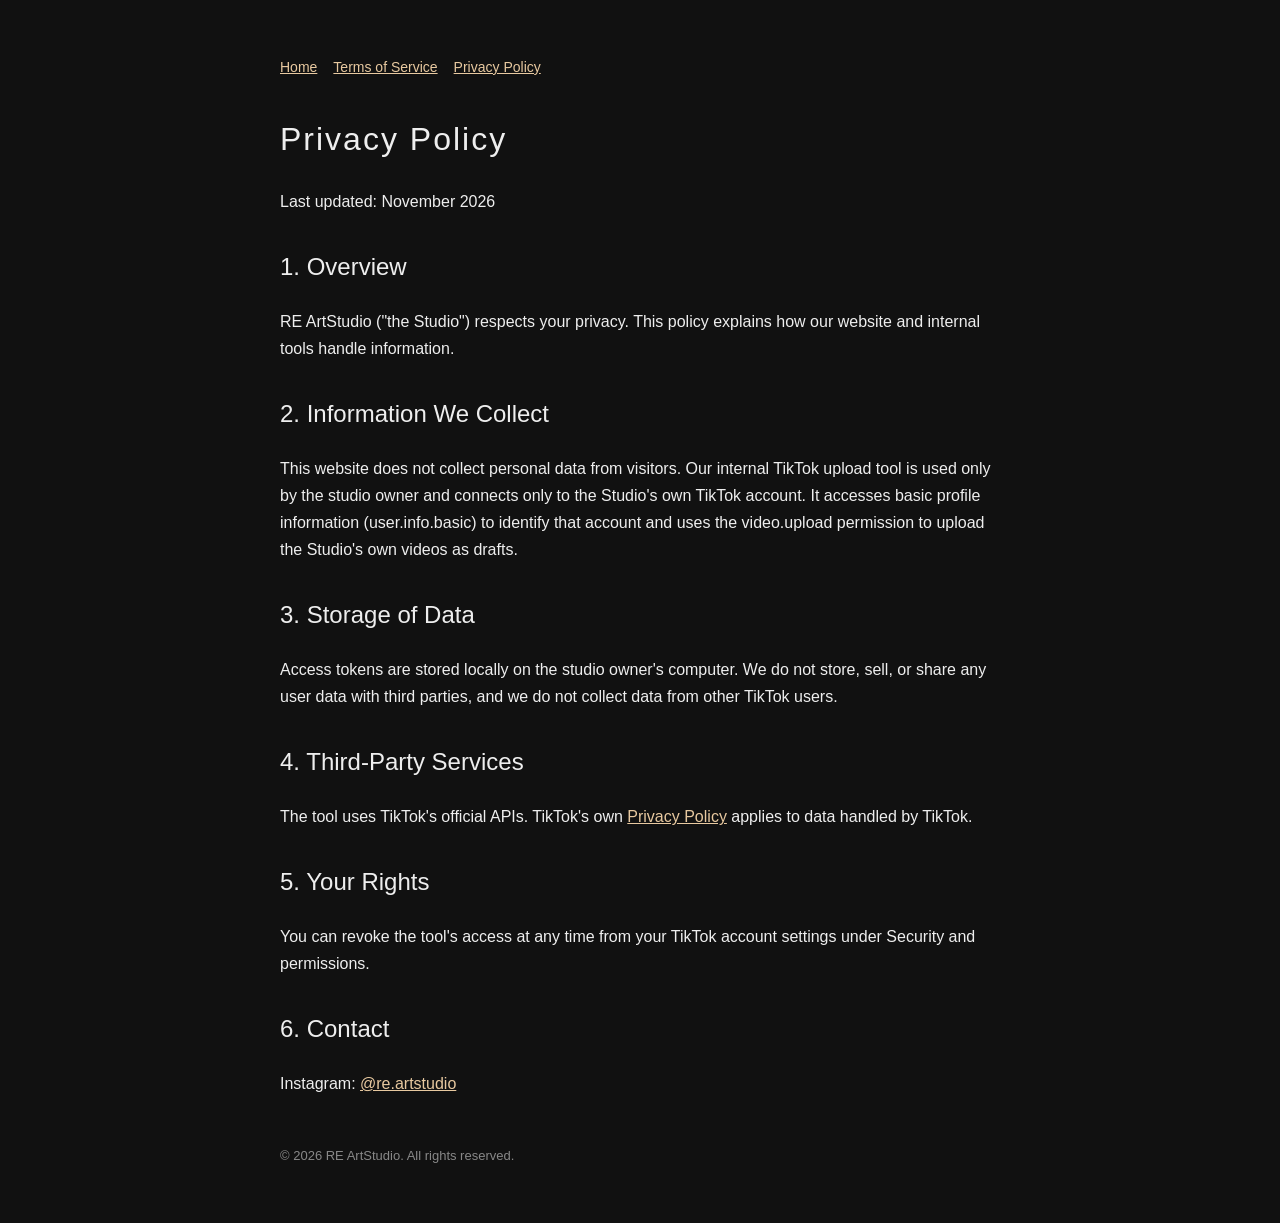
<file: privacy.html>
<!DOCTYPE html>
<html lang="en"><head><meta charset="utf-8"><meta name="viewport" content="width=device-width, initial-scale=1">
<title>Privacy Policy | RE ArtStudio</title><style>body{font-family:-apple-system,Helvetica,Arial,sans-serif;background:#111;color:#eee;margin:0;line-height:1.7}main{max-width:720px;margin:0 auto;padding:56px 24px}h1{font-weight:300;letter-spacing:2px}h2{font-weight:400;margin-top:32px}a{color:#e8c9a0}nav{margin-bottom:32px;font-size:14px}nav a{margin-right:16px}footer{margin-top:48px;font-size:13px;color:#888}</style></head>
<body><main><nav><a href="index.html">Home</a><a href="terms.html">Terms of Service</a><a href="privacy.html">Privacy Policy</a></nav>
<h1>Privacy Policy</h1>
<p>Last updated: November 2026</p>
<h2>1. Overview</h2>
<p>RE ArtStudio ("the Studio") respects your privacy. This policy explains how our website and internal tools handle information.</p>
<h2>2. Information We Collect</h2>
<p>This website does not collect personal data from visitors. Our internal TikTok upload tool is used only by the studio owner and connects only to the Studio's own TikTok account. It accesses basic profile information (user.info.basic) to identify that account and uses the video.upload permission to upload the Studio's own videos as drafts.</p>
<h2>3. Storage of Data</h2>
<p>Access tokens are stored locally on the studio owner's computer. We do not store, sell, or share any user data with third parties, and we do not collect data from other TikTok users.</p>
<h2>4. Third-Party Services</h2>
<p>The tool uses TikTok's official APIs. TikTok's own <a href="https://www.tiktok.com/legal/page/global/privacy-policy/en">Privacy Policy</a> applies to data handled by TikTok.</p>
<h2>5. Your Rights</h2>
<p>You can revoke the tool's access at any time from your TikTok account settings under Security and permissions.</p>
<h2>6. Contact</h2>
<p>Instagram: <a href="https://www.instagram.com/re.artstudio/">@re.artstudio</a></p>
<footer>&copy; 2026 RE ArtStudio. All rights reserved.</footer></main></body></html>
</file>
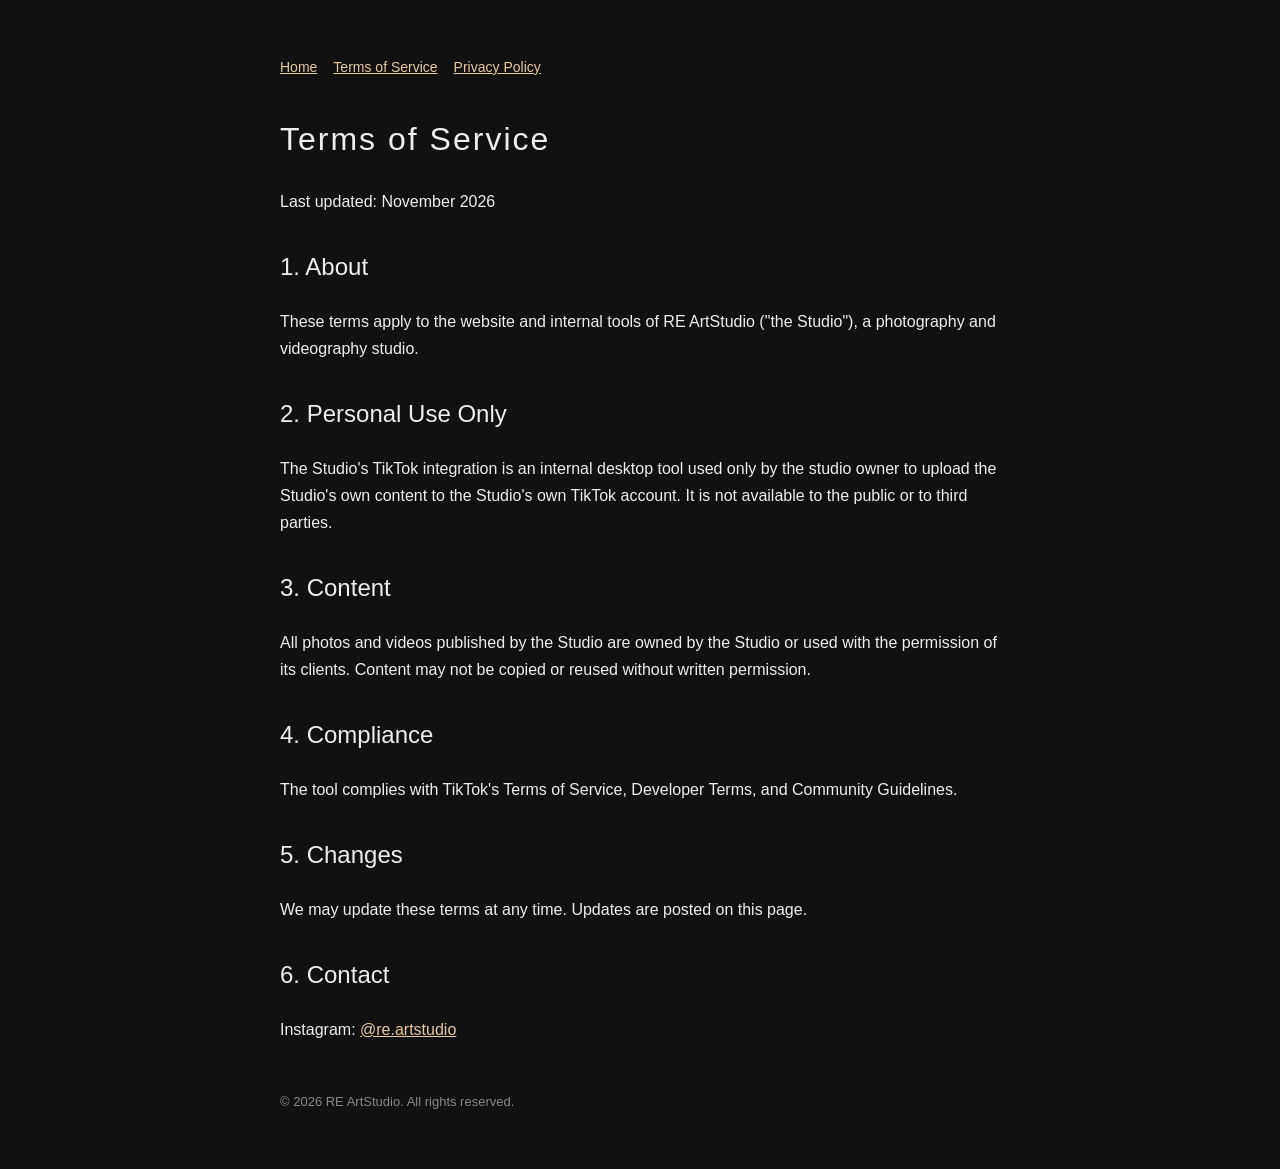
<file: terms.html>
<!DOCTYPE html>
<html lang="en"><head><meta charset="utf-8"><meta name="viewport" content="width=device-width, initial-scale=1">
<title>Terms of Service | RE ArtStudio</title><style>body{font-family:-apple-system,Helvetica,Arial,sans-serif;background:#111;color:#eee;margin:0;line-height:1.7}main{max-width:720px;margin:0 auto;padding:56px 24px}h1{font-weight:300;letter-spacing:2px}h2{font-weight:400;margin-top:32px}a{color:#e8c9a0}nav{margin-bottom:32px;font-size:14px}nav a{margin-right:16px}footer{margin-top:48px;font-size:13px;color:#888}</style></head>
<body><main><nav><a href="index.html">Home</a><a href="terms.html">Terms of Service</a><a href="privacy.html">Privacy Policy</a></nav>
<h1>Terms of Service</h1>
<p>Last updated: November 2026</p>
<h2>1. About</h2>
<p>These terms apply to the website and internal tools of RE ArtStudio ("the Studio"), a photography and videography studio.</p>
<h2>2. Personal Use Only</h2>
<p>The Studio's TikTok integration is an internal desktop tool used only by the studio owner to upload the Studio's own content to the Studio's own TikTok account. It is not available to the public or to third parties.</p>
<h2>3. Content</h2>
<p>All photos and videos published by the Studio are owned by the Studio or used with the permission of its clients. Content may not be copied or reused without written permission.</p>
<h2>4. Compliance</h2>
<p>The tool complies with TikTok's Terms of Service, Developer Terms, and Community Guidelines.</p>
<h2>5. Changes</h2>
<p>We may update these terms at any time. Updates are posted on this page.</p>
<h2>6. Contact</h2>
<p>Instagram: <a href="https://www.instagram.com/re.artstudio/">@re.artstudio</a></p>
<footer>&copy; 2026 RE ArtStudio. All rights reserved.</footer></main></body></html>
</file>
<file: style.css>
/* RE ArtStudio site — same identity as the Instagram page: cream, ink, gold, maroon. */
:root{--cream:#F3EEE6;--paper:#FBF7F0;--ink:#2B2320;--muted:#6E5A4B;--gold:#A57E52;--gold2:#E2B97A;--maroon:#2B2320;--line:#E3D8C6}
*{box-sizing:border-box}
html{scroll-behavior:smooth}
body{margin:0;background:var(--cream);color:var(--ink);font-family:"IBM Plex Sans Arabic",system-ui,sans-serif;line-height:1.75;font-size:17px}
img{max-width:100%;display:block}
a{color:inherit}
.wrap{max-width:1120px;margin:0 auto;padding:0 20px}
.latin{font-family:"Cormorant Garamond",serif;font-style:italic;letter-spacing:.5px}
h1,h2,h3{font-family:Amiri,serif;line-height:1.2;margin:0}
h2{font-size:clamp(32px,4.6vw,50px)}
.kicker{font:600 13px "IBM Plex Sans Arabic",sans-serif;letter-spacing:4px;color:var(--gold);text-transform:uppercase;margin-bottom:10px;display:block}
.lead{color:var(--muted);font-size:18px;max-width:640px}
section{padding:84px 0}

/* nav */
nav{position:sticky;top:0;z-index:10;background:rgba(243,238,230,.92);backdrop-filter:blur(8px);border-bottom:1px solid var(--line)}
nav .wrap{display:flex;align-items:center;gap:22px;height:64px}
nav .logo img{height:34px}
nav .links{display:flex;gap:22px;margin-inline-start:auto;font-size:15px}
nav .links a{text-decoration:none;color:var(--muted)}
nav .links a:hover{color:var(--ink)}
.btn{display:inline-flex;align-items:center;gap:8px;background:var(--maroon);color:#F8F1E1;text-decoration:none;font-weight:600;padding:12px 22px;border-radius:99px;font-size:15px;transition:transform .15s}
.btn:hover{transform:translateY(-1px)}
.btn.ghost{background:transparent;color:var(--ink);border:1.5px solid var(--ink)}
.btn.gold{background:var(--gold2);color:var(--maroon)}
@media(max-width:760px){nav .links{display:none}}

/* hero */
.hero{background:radial-gradient(120% 90% at 80% 0%,#4a3b33 0,#2B2320 50%,#17110e 100%);color:#F4E8D6;padding:110px 0 120px;overflow:hidden}
.hero .wrap{display:grid;grid-template-columns:1.1fr .9fr;gap:48px;align-items:center}
.hero h1{font-size:clamp(44px,6.6vw,82px)}
.hero h1 b{color:var(--gold2);font-weight:700}
.hero p{color:#E9D3B4;font-size:19px;max-width:520px}
.hero .cta{display:flex;gap:12px;flex-wrap:wrap;margin-top:28px}
.hero .ghost{color:#F4E8D6;border-color:#F4E8D6}
.hero .stack{position:relative;height:520px}
.hero .stack img{position:absolute;width:62%;border-radius:14px;box-shadow:0 30px 60px -20px rgba(0,0,0,.6)}
.hero .stack img:nth-child(1){top:0;inset-inline-start:0;transform:rotate(-4deg)}
.hero .stack img:nth-child(2){top:70px;inset-inline-end:0;transform:rotate(3deg)}
.hero .stack img:nth-child(3){bottom:0;inset-inline-start:18%;transform:rotate(-1deg)}
.stats{display:flex;gap:34px;margin-top:36px;color:#E9D3B4;font-size:14px}
.stats b{display:block;font:700 34px Amiri,serif;color:#F4E8D6}
@media(max-width:860px){.hero .wrap{grid-template-columns:1fr}.hero .stack{height:420px}}

/* values */
.cards{display:grid;grid-template-columns:repeat(3,1fr);gap:20px;margin-top:40px}
.card{background:var(--paper);border:1px solid var(--line);border-radius:18px;padding:28px}
.card .n{font:700 15px "IBM Plex Sans Arabic";color:#F8F1E1;background:var(--maroon);width:34px;height:34px;border-radius:50%;display:grid;place-items:center;margin-bottom:14px}
.card h3{font-size:28px;margin-bottom:6px}
.card p{margin:0;color:var(--muted)}
@media(max-width:860px){.cards{grid-template-columns:1fr}}

/* work grid */
.work{display:grid;grid-template-columns:repeat(4,1fr);gap:16px;margin-top:40px}
.work a{display:block;border-radius:14px;overflow:hidden;box-shadow:0 18px 30px -22px rgba(74,15,20,.6);transition:transform .2s}
.work a:hover{transform:translateY(-4px)}
.work img{aspect-ratio:4/5;object-fit:cover;width:100%}
@media(max-width:860px){.work{grid-template-columns:repeat(2,1fr)}}

/* packages */
.packages{background:var(--paper);border-top:1px solid var(--line);border-bottom:1px solid var(--line)}
.pk{display:grid;grid-template-columns:repeat(4,1fr);gap:18px;margin-top:40px}
.plan{background:var(--cream);border:1px solid var(--line);border-radius:20px;padding:28px 24px;display:flex;flex-direction:column}
.plan.hot{background:var(--maroon);color:#F4E8D6;border-color:var(--maroon)}
.plan .tag{font:600 12px "IBM Plex Sans Arabic";letter-spacing:3px;color:var(--gold)}
.plan.hot .tag{color:var(--gold2)}
.plan h3{font-size:30px;margin:6px 0 2px}
.plan .price{font:700 40px Amiri,serif;margin:10px 0}
.plan .price small{font:500 15px "IBM Plex Sans Arabic";opacity:.7}
.plan ul{list-style:none;padding:0;margin:0 0 22px;flex:1}
.plan li{padding:6px 0;border-bottom:1px dashed var(--line)}
.plan.hot li{border-color:rgba(244,232,214,.2)}
.plan li::before{content:"✓ ";color:var(--gold)}
.plan.hot li::before{color:var(--gold2)}
.note{margin-top:26px;display:flex;gap:28px;flex-wrap:wrap;color:var(--muted);font-size:15px}
.note span::before{content:"🤍 "}
@media(max-width:980px){.pk{grid-template-columns:repeat(2,1fr)}}
@media(max-width:560px){.pk{grid-template-columns:1fr}}

/* book teaser */
.bookband{display:grid;grid-template-columns:.8fr 1.2fr;gap:48px;align-items:center}
.bookband img{border-radius:16px;box-shadow:0 30px 60px -28px rgba(74,15,20,.55)}
@media(max-width:860px){.bookband{grid-template-columns:1fr}}

/* faq */
details{background:var(--paper);border:1px solid var(--line);border-radius:14px;padding:16px 22px;margin-top:12px}
summary{cursor:pointer;font-weight:600;list-style:none}
summary::after{content:"+";float:left;color:var(--gold);font-size:22px;line-height:1}
details[open] summary::after{content:"–"}
details p{margin:10px 0 0;color:var(--muted)}

/* closing + footer */
.closing{background:var(--ink);color:#F4E8D6;text-align:center}
.closing h2{color:#F4E8D6}
.closing p{color:#CDBBA3}
footer{background:#1E1714;color:#A89580;font-size:14px;padding:40px 0}
footer .wrap{display:flex;gap:24px;flex-wrap:wrap;align-items:center}
footer img{height:30px}
footer a{color:#D9C3A5;text-decoration:none}
footer .grow{flex:1}
.tiny{font-size:12px;color:#7c6a59;margin-top:14px;width:100%}

/* book page */
.bhero{background:linear-gradient(180deg,#EAF1F7 0,#F3EEE6 100%)}
.bhero .wrap{display:grid;grid-template-columns:1fr .8fr;gap:48px;align-items:center}
.bhero h1{font-size:clamp(46px,6.4vw,80px);color:#1E3A5F}
.bhero h1 b{color:var(--maroon)}
.bhero img{border-radius:18px;box-shadow:0 34px 70px -30px rgba(30,58,95,.55)}
@media(max-width:860px){.bhero .wrap{grid-template-columns:1fr}}
.parts{counter-reset:p;display:grid;grid-template-columns:repeat(3,1fr);gap:16px;margin-top:36px}
.parts div{background:var(--paper);border:1px solid var(--line);border-radius:16px;padding:20px 22px}
.parts div::before{counter-increment:p;content:counter(p, arabic-indic);display:inline-grid;place-items:center;width:32px;height:32px;border-radius:50%;background:#1E3A5F;color:#fff;font-weight:700;margin-bottom:10px}
.parts b{display:block;font:700 22px Amiri,serif}
.parts span{color:var(--muted);font-size:15px}
@media(max-width:860px){.parts{grid-template-columns:1fr}}
.peek{display:grid;grid-template-columns:repeat(4,1fr);gap:14px;margin-top:36px}
.peek img{border-radius:12px;border:1px solid var(--line);aspect-ratio:3/4;object-fit:cover;object-position:top;width:100%}
@media(max-width:860px){.peek{grid-template-columns:repeat(2,1fr)}}

/* custom package band */
.custom{margin-top:18px;display:flex;gap:24px;align-items:center;justify-content:space-between;background:var(--cream);border:1.5px dashed var(--gold);border-radius:20px;padding:24px 28px}
.custom .tag{font:600 12px "IBM Plex Sans Arabic";letter-spacing:3px;color:var(--gold)}
.custom h3{font-size:30px;margin:4px 0 6px}
.custom p{margin:0;color:var(--muted);max-width:640px}
@media(max-width:760px){.custom{flex-direction:column;align-items:flex-start}}

/* bride voices */
.voices{columns:3 280px;column-gap:18px;margin-top:36px}
.voices figure{break-inside:avoid;margin:0 0 18px;background:var(--paper);border:1px solid var(--line);border-radius:18px;padding:26px 26px 20px;position:relative}
.voices figure:before{content:"”";position:absolute;top:-6px;inset-inline-start:18px;font:700 64px Amiri,serif;color:var(--gold2)}
.voices blockquote{margin:14px 0 0;font:400 22px/1.75 Amiri,serif;color:var(--ink)}
.voices blockquote b{color:var(--maroon)}
.voices .en blockquote{direction:ltr;text-align:left;font-family:"Cormorant Garamond",serif;font-style:italic;font-size:23px}
.voices figcaption{margin-top:12px;font-size:14px;color:var(--gold)}
.voices figcaption:before{content:"— "}

/* our photos */
.gal{display:grid;grid-template-columns:repeat(3,1fr);gap:12px;margin-top:34px}
.gal img{width:100%;aspect-ratio:4/5;object-fit:cover;border-radius:14px}
.gal img:nth-child(1),.gal img:nth-child(4){grid-row:span 2;aspect-ratio:auto;height:100%}
@media(max-width:760px){.gal{grid-template-columns:repeat(2,1fr)}.gal img:nth-child(n){grid-row:auto;aspect-ratio:4/5;height:auto}}

/* 12-hour tier */
.tier12{margin-top:34px;background:var(--ink);color:#F4E8D6;border-radius:24px;padding:36px 32px}
.tier12-head .tag{font:600 12px "IBM Plex Sans Arabic";letter-spacing:3px;color:var(--gold2)}
.tier12-head h3{font-size:clamp(28px,3.4vw,38px);margin:6px 0 10px;color:#F4E8D6}
.tier12-head p{margin:0;color:#CDBBA3;max-width:720px}
.pk2{display:grid;grid-template-columns:repeat(2,1fr);gap:18px;margin-top:28px}
.tier12 .plan:not(.hot){background:#3a2f2a;border-color:#4a3d36;color:#F4E8D6}
.tier12 .plan:not(.hot) li{border-color:rgba(244,232,214,.15)}
.tier12 .plan:not(.hot) .btn.ghost{color:#F4E8D6;border-color:#F4E8D6}
.tier12 .plan.hot{background:#F8F1E1;color:var(--ink);border-color:var(--gold2)}
.tier12 .plan.hot .tag{color:var(--gold)}
.tier12 .plan.hot li{border-color:var(--line)}
@media(max-width:760px){.pk2{grid-template-columns:1fr}.tier12{padding:28px 20px}}
.plan .en{display:block;font:italic 500 17px "Cormorant Garamond",serif;letter-spacing:.3px;opacity:.75;direction:ltr;text-align:right}
.pk.pk3{grid-template-columns:repeat(3,1fr)}@media(max-width:860px){.pk.pk3{grid-template-columns:1fr}}

.chooser{display:grid;grid-template-columns:1fr 1fr;gap:18px;margin-top:34px}
.ch{display:block;text-decoration:none;background:var(--cream);border:1.5px solid var(--line);border-radius:20px;padding:26px 26px 22px;transition:transform .15s,border-color .15s}
.ch:hover{transform:translateY(-3px);border-color:var(--gold)}
.ch.dark{background:var(--ink);color:#F4E8D6;border-color:var(--ink)}
.ch .tag{font:600 12px "IBM Plex Sans Arabic";letter-spacing:3px;color:var(--gold)}
.ch.dark .tag{color:var(--gold2)}
.ch h3{font-size:34px;margin:4px 0 12px}
.ch h3 .en{font:italic 500 20px "Cormorant Garamond",serif;opacity:.7;margin-inline-start:8px}
.ch .meta{display:flex;gap:10px;flex-wrap:wrap;margin-bottom:12px}
.ch .meta b{font-size:14px;padding:6px 12px;border-radius:99px;background:var(--paper);border:1px solid var(--line)}
.ch.dark .meta b{background:#3a2f2a;border-color:#4a3d36}
.ch p{margin:0 0 14px;color:var(--muted)}
.ch.dark p{color:#CDBBA3}
.ch .go{font-weight:600;font-size:15px;color:var(--gold)}
.ch.dark .go{color:var(--gold2)}
@media(max-width:760px){.chooser{grid-template-columns:1fr}}

.quiz{margin-top:34px;background:var(--paper);border:1.5px solid var(--gold);border-radius:22px;padding:28px;min-height:280px;position:relative}
.qtop{display:flex;justify-content:space-between;align-items:center}
.quiz .tag{font:600 12px "IBM Plex Sans Arabic";letter-spacing:3px;color:var(--gold)}
.qstep{font-size:14px;color:var(--muted)}
.qbar{height:4px;background:var(--line);border-radius:4px;margin:12px 0 22px;overflow:hidden}
.qbar i{display:block;height:100%;width:0;background:var(--gold);transition:width .4s}
.q h3{font-size:clamp(26px,3.4vw,36px)}
.quiz .en{display:block;font:italic 500 17px "Cormorant Garamond",serif;opacity:.65;margin:2px 0 18px}
.q{animation:qin .35s ease}
@keyframes qin{from{opacity:0;transform:translateY(8px)}to{opacity:1;transform:none}}
.opts{display:flex;gap:10px;flex-wrap:wrap}
.opts button{font:500 16px "IBM Plex Sans Arabic",sans-serif;padding:12px 22px;border-radius:99px;border:1.5px solid var(--line);background:var(--cream);color:var(--ink);cursor:pointer;transition:all .15s}
.opts button:hover{border-color:var(--ink);background:var(--ink);color:#F8F1E1}
.qback{margin-top:18px;background:none;border:0;color:var(--muted);font:500 14px "IBM Plex Sans Arabic";cursor:pointer}
.qload{text-align:center;padding:30px 0}
.qload .lt{font:700 24px Amiri,serif;margin:14px 0 0}
.spin{width:44px;height:44px;margin:0 auto;border:3px solid var(--line);border-top-color:var(--gold);border-radius:50%;animation:sp 1s linear infinite}
@keyframes sp{to{transform:rotate(360deg)}}
.qres{animation:qin .4s ease}
.qres .rw{font-size:18px;margin:6px 0 16px;max-width:640px}
.rcard{max-width:380px}
.rcard .plan{margin:0}
.qres .ra{display:flex;gap:10px;flex-wrap:wrap;margin-top:16px}
.qres .btn.ghost{cursor:pointer;font-family:inherit}

.qres .rh{font-size:clamp(26px,3.2vw,36px);margin:6px 0 4px}
.rgrid{display:grid;grid-template-columns:380px 1fr;gap:26px;align-items:start;margin-top:10px}
.rsure{list-style:none;padding:0;margin:0 0 18px}
.rsure li{padding:8px 0;border-bottom:1px dashed var(--line)}
.rsure li::before{content:"🤍 "}
.rnote{display:block;margin-top:10px;font-size:14px;color:var(--muted)}
@media(max-width:860px){.rgrid{grid-template-columns:1fr}}

/* rebuild v12 */
.menubtn{display:none;background:none;border:1.5px solid var(--ink);border-radius:10px;font-size:20px;line-height:1;padding:6px 10px;color:var(--ink);cursor:pointer}
@media(max-width:760px){.menubtn{display:block}nav .links.open{display:flex;position:absolute;top:64px;inset-inline:0;flex-direction:column;gap:0;background:var(--cream);border-bottom:1px solid var(--line);padding:8px 20px 14px}nav .links.open a{padding:12px 0;border-bottom:1px dashed var(--line);font-size:17px}nav .btn{padding:10px 14px;font-size:13px}}
.steps{display:grid;grid-template-columns:repeat(4,1fr);gap:16px;margin-top:34px}
.steps>div{background:var(--paper);border:1px solid var(--line);border-radius:18px;padding:22px}
.steps b{display:grid;place-items:center;width:34px;height:34px;border-radius:50%;background:var(--ink);color:#F8F1E1;margin-bottom:12px}
.steps h3{font-size:24px;margin-bottom:6px}.steps p{margin:0;color:var(--muted);font-size:15px}
@media(max-width:900px){.steps{grid-template-columns:repeat(2,1fr)}}@media(max-width:520px){.steps{grid-template-columns:1fr}}
.deliv{margin-top:20px;background:var(--ink);color:#F4E8D6;border-radius:18px;padding:22px 26px}
.deliv .tag{font:600 12px "IBM Plex Sans Arabic";letter-spacing:3px;color:var(--gold2)}.deliv p{margin:6px 0 0;font-size:18px}
.bprice{margin:16px 0 0;display:flex;align-items:baseline;gap:12px;flex-wrap:wrap}
.bprice b{font:700 40px Amiri,serif}.bprice s{color:var(--muted);font-size:22px}.bprice span{font-size:14px;color:var(--gold);font-weight:600}
.wafab{position:fixed;bottom:16px;inset-inline-start:16px;z-index:20;display:none;background:#25D366;color:#fff;text-decoration:none;font-weight:700;padding:13px 20px;border-radius:99px;box-shadow:0 10px 24px -10px rgba(0,0,0,.5)}
@media(max-width:760px){.wafab{display:inline-flex}}
</file>
